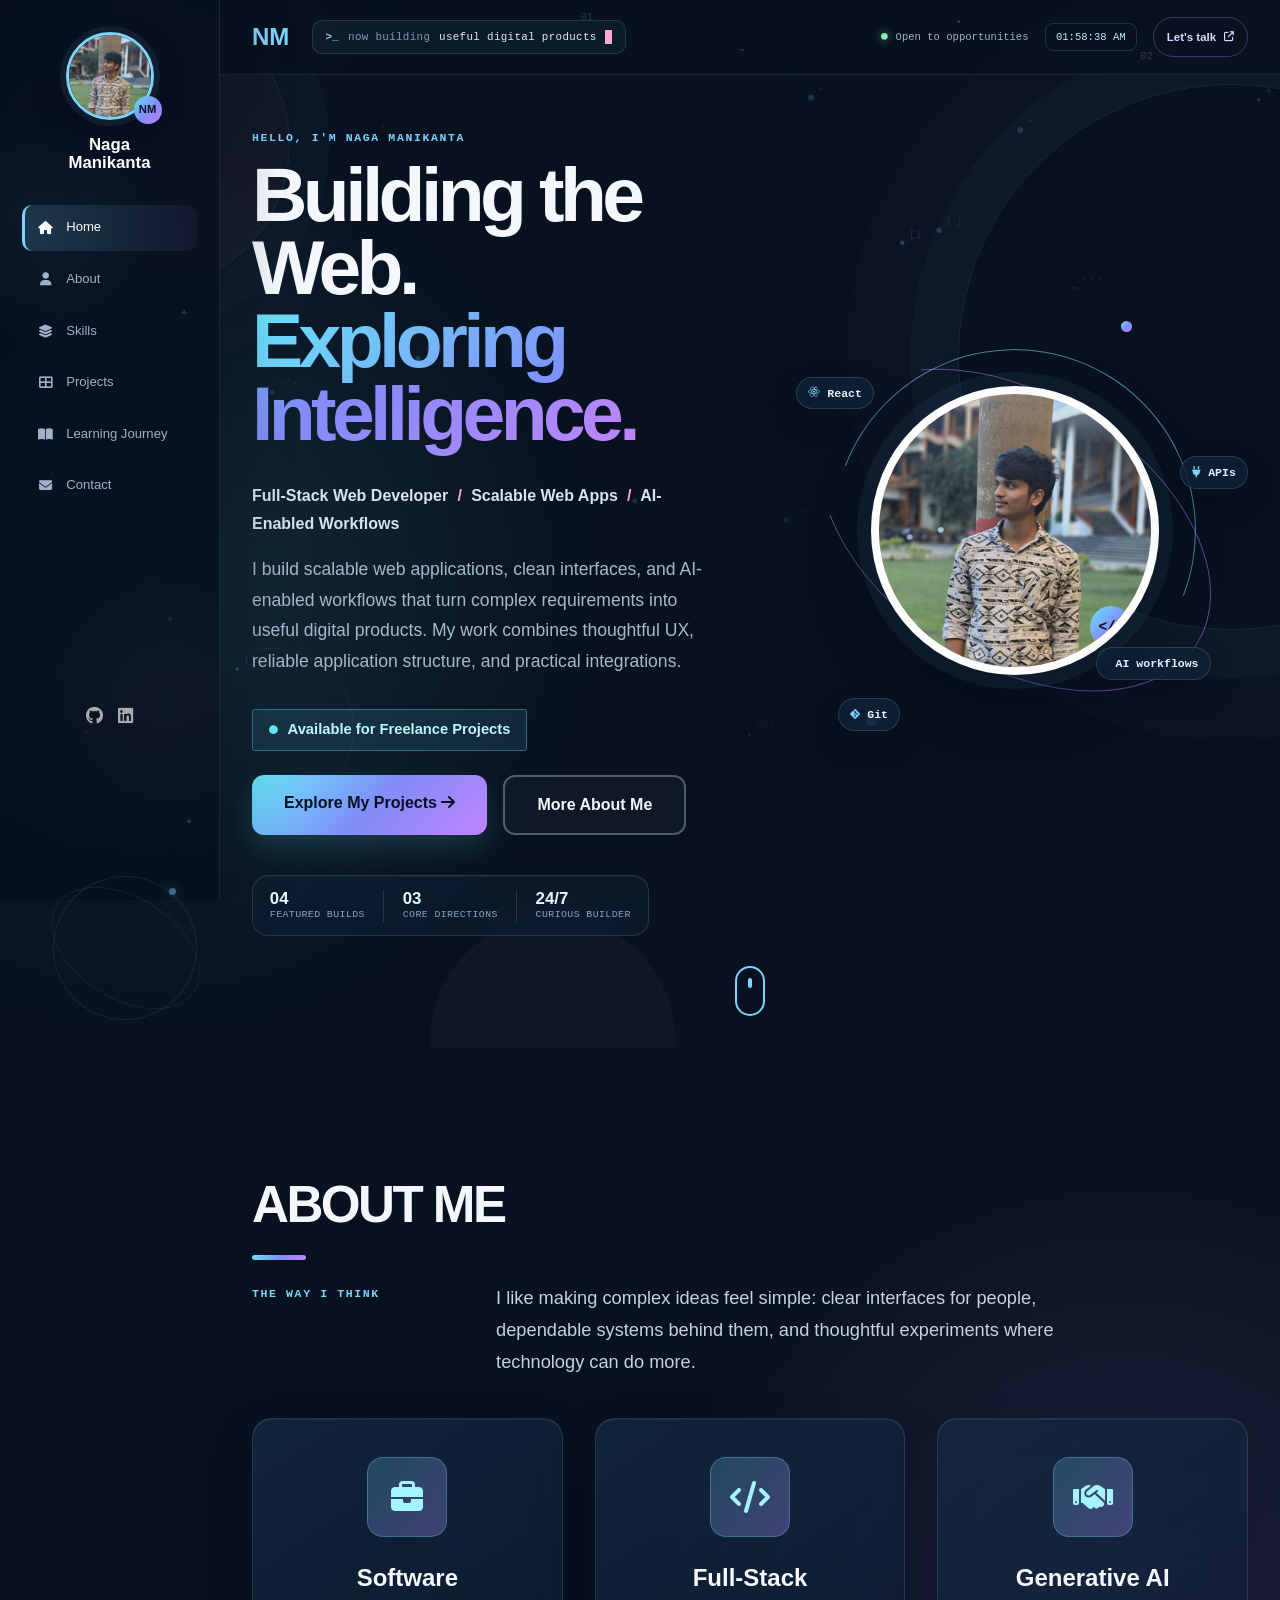
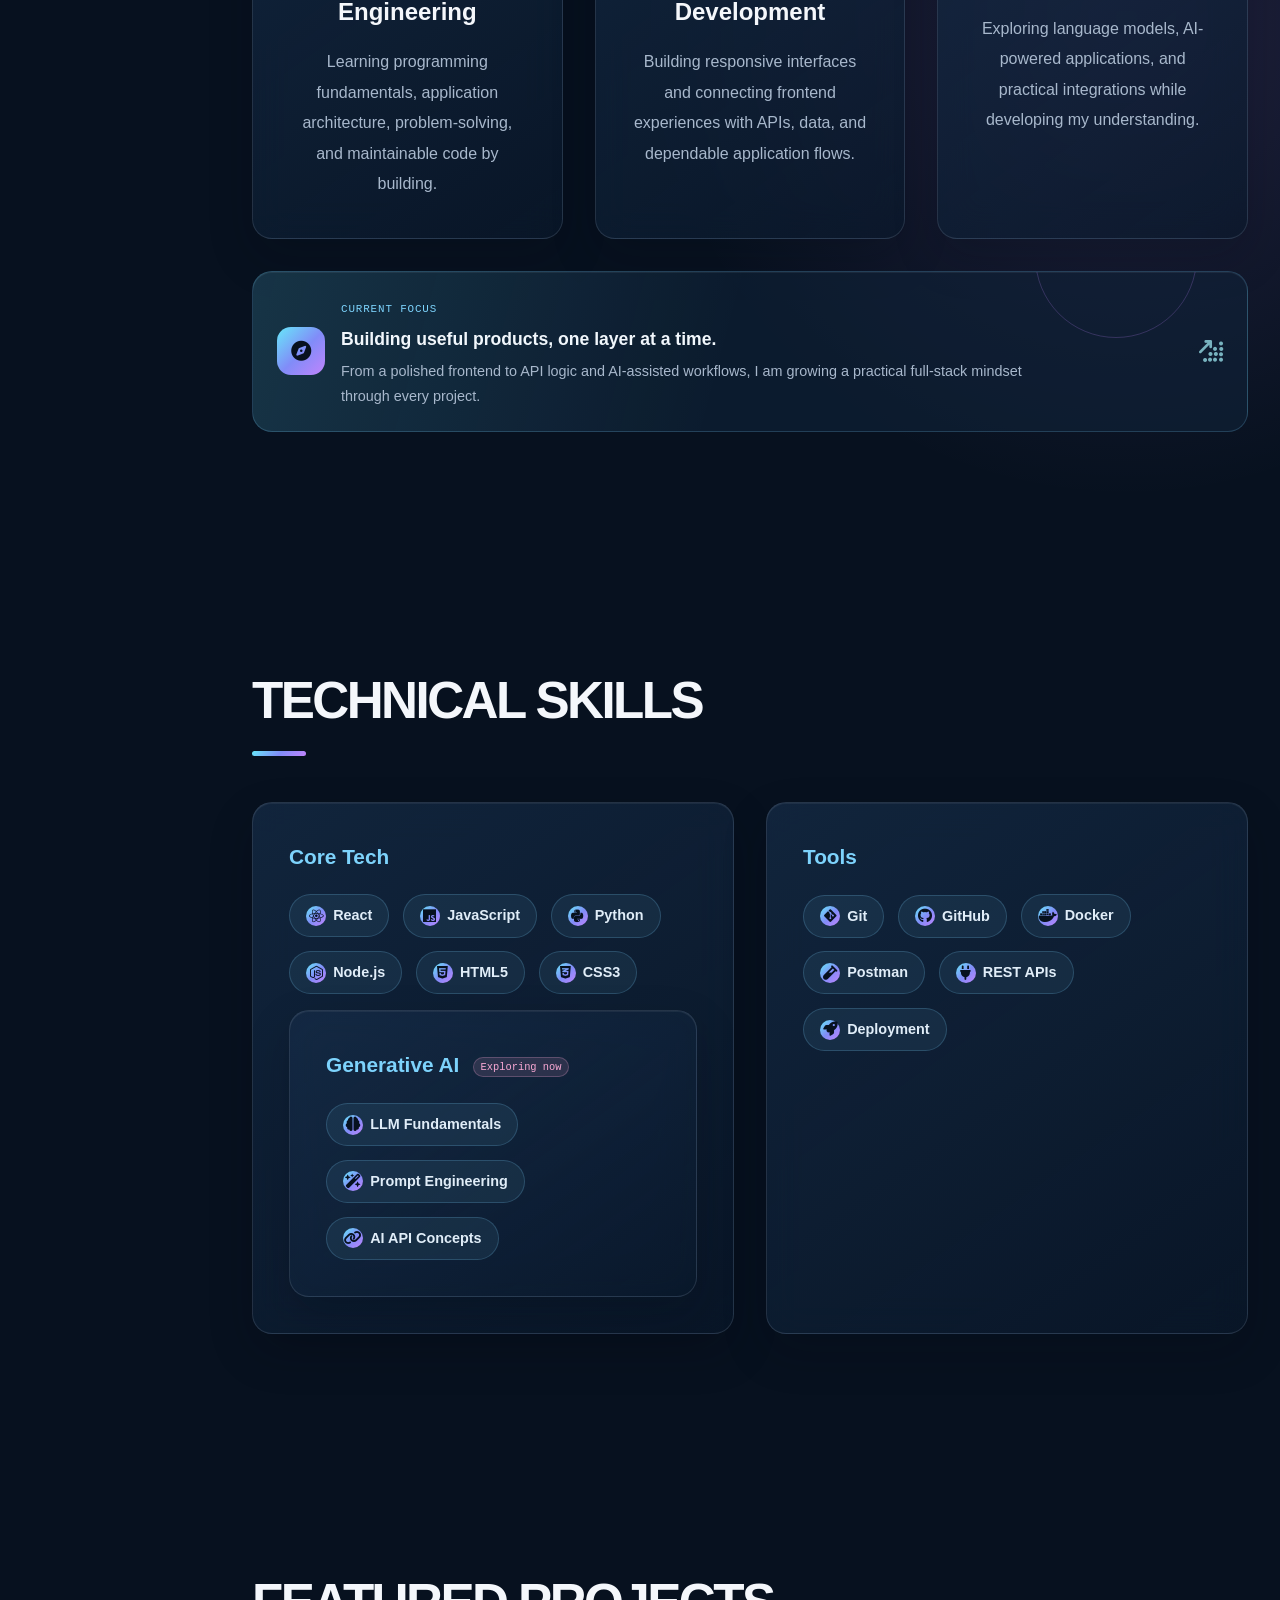
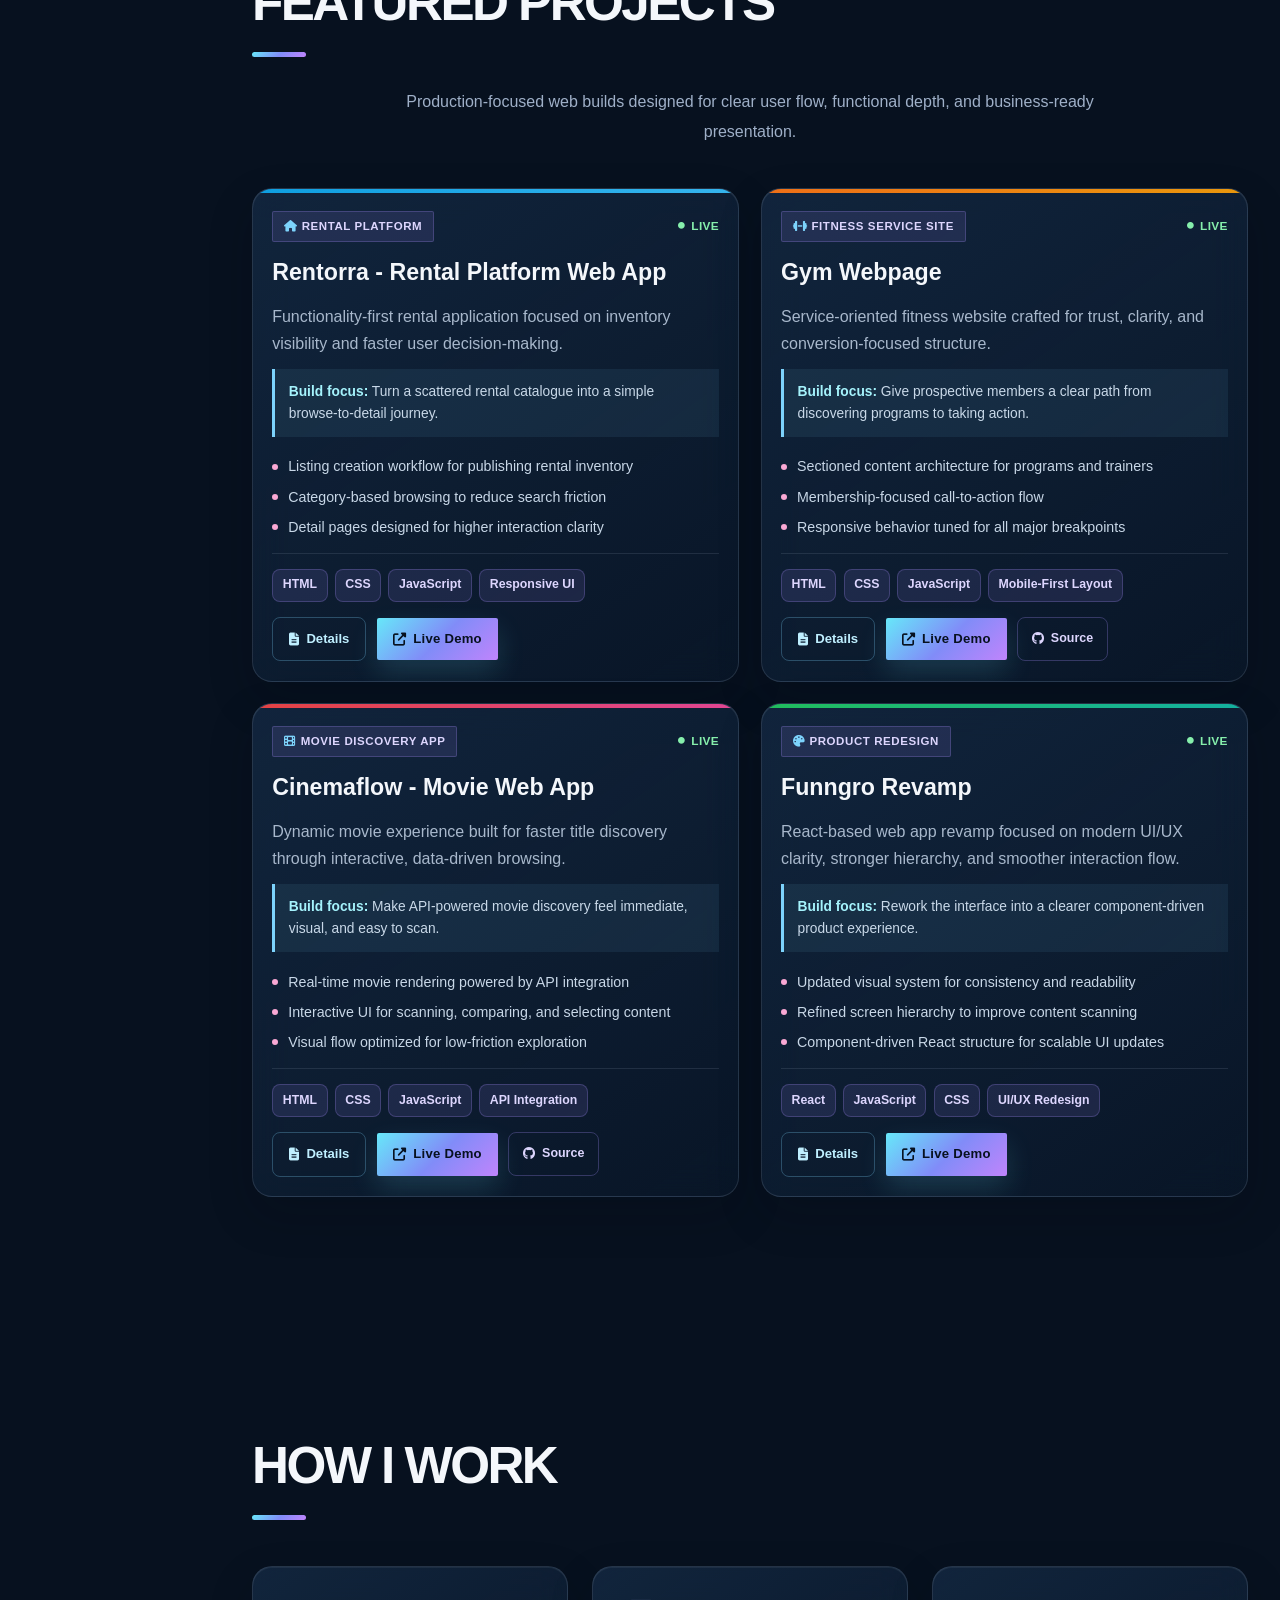
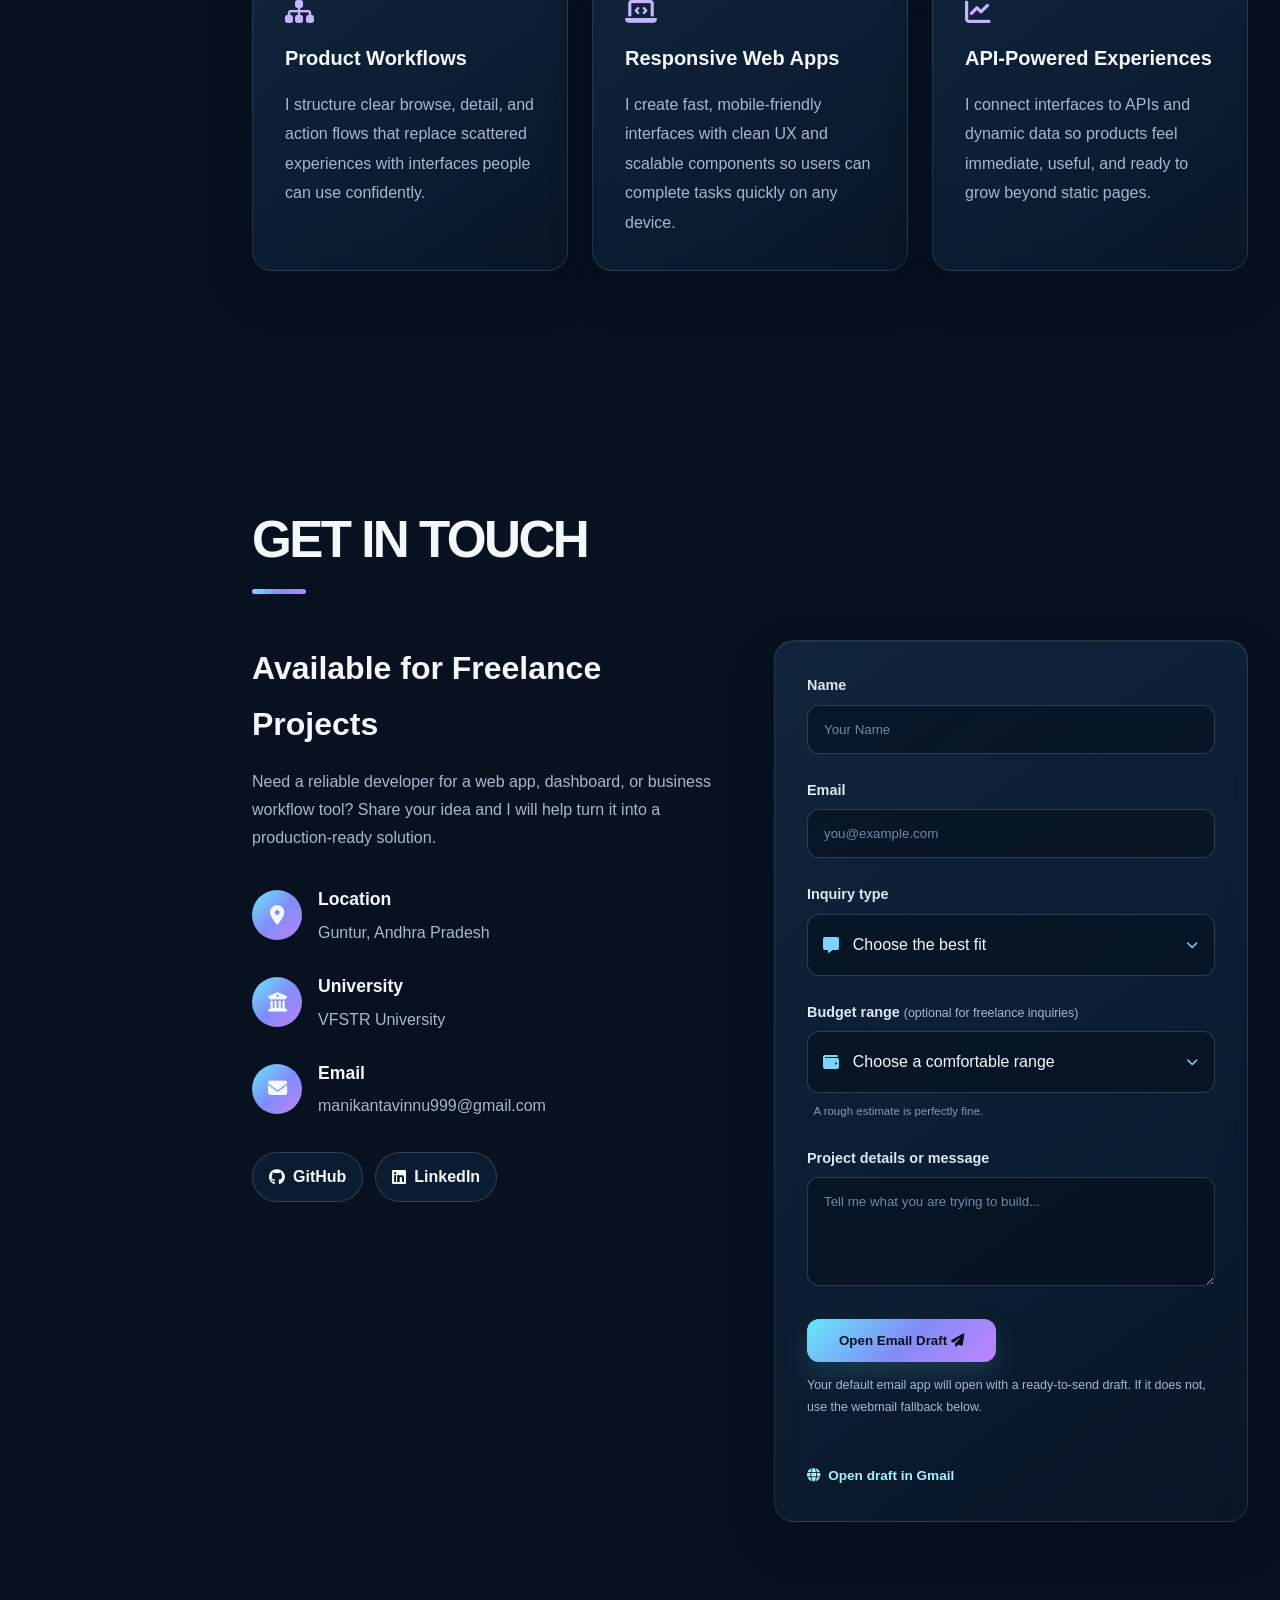
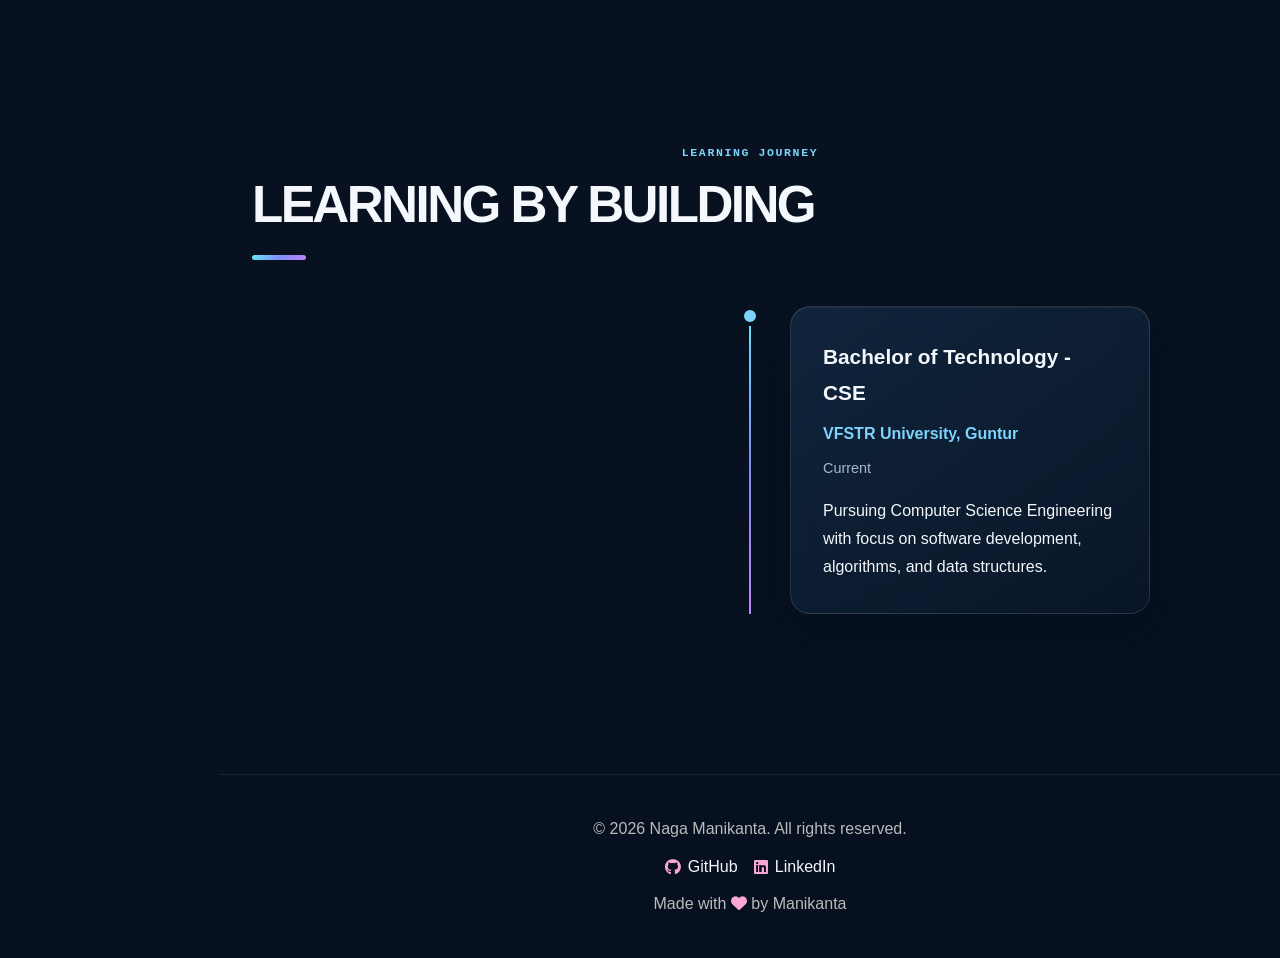
<file: index.html>
<!DOCTYPE html>
<html lang="en">
<head>
    <meta charset="UTF-8">
    <meta name="viewport" content="width=device-width, initial-scale=1.0">
    <title>Naga Manikanta - Portfolio</title>
    <meta name="description" content="Naga Manikanta builds responsive web applications and practical digital experiences with JavaScript, React, Python, and Node.js.">
    <meta name="theme-color" content="#07111F">
    <link rel="canonical" href="https://manikaanta999.github.io/portfolio/">
    <link rel="stylesheet" href="style.css">
    <link rel="stylesheet" href="https://cdnjs.cloudflare.com/ajax/libs/font-awesome/6.4.0/css/all.min.css">
</head>
<body class="editorial-portfolio">
    <aside class="sidebar" aria-label="Primary navigation">
        <a class="sidebar-profile" href="#home">
            <img src="img prfl.jpg" alt="Naga Manikanta">
            <span>NM</span>
        </a>
        <p class="sidebar-name">Naga<br>Manikanta</p>
        <nav class="sidebar-nav">
            <a href="#home" class="sidebar-link active"><i class="fas fa-house"></i><span>Home</span></a>
            <a href="#about" class="sidebar-link"><i class="fas fa-user"></i><span>About</span></a>
            <a href="#skills" class="sidebar-link"><i class="fas fa-layer-group"></i><span>Skills</span></a>
            <a href="#projects" class="sidebar-link"><i class="fas fa-table-cells-large"></i><span>Projects</span></a>
            <a href="#learning-journey" class="sidebar-link"><i class="fas fa-book-open"></i><span>Learning Journey</span></a>
            <a href="#contact" class="sidebar-link"><i class="fas fa-envelope"></i><span>Contact</span></a>
        </nav>
        <div class="sidebar-socials">
            <a href="https://github.com/Manikaanta999/" target="_blank" rel="noopener noreferrer" aria-label="GitHub"><i class="fab fa-github"></i></a>
            <a href="https://www.linkedin.com/in/naga-manikanta-nallabothula-577647229/" target="_blank" rel="noopener noreferrer" aria-label="LinkedIn"><i class="fab fa-linkedin"></i></a>
        </div>
    </aside>
    <!-- Mobile Navigation -->
    <nav class="navbar">
        <div class="nav-container">
            <div class="logo">
                <span class="logo-text">NM</span>
            </div>
            <div class="nav-command" aria-label="Current portfolio status">
                <span class="command-prompt">&gt;_</span>
                <span class="command-text">now building</span>
                <span class="command-value">useful digital products</span>
                <span class="command-cursor" aria-hidden="true"></span>
            </div>
            <div class="nav-actions">
                <span class="nav-status"><i class="fas fa-circle"></i> Open to opportunities</span>
                <time class="nav-clock" id="liveClock" datetime="" aria-label="Current local time">--:--:--</time>
                <a href="#contact" class="nav-contact">Let's talk <i class="fas fa-arrow-up-right-from-square"></i></a>
            </div>
            <ul class="nav-menu" id="mobile-navigation">
                <li><a href="#home" class="nav-link">Home</a></li>
                <li><a href="#about" class="nav-link">About</a></li>
                <li><a href="#skills" class="nav-link">Skills</a></li>
                <li><a href="#projects" class="nav-link">Projects</a></li>
                <li><a href="#services" class="nav-link">Services</a></li>
                <li><a href="#contact" class="nav-link">Contact</a></li>
                <li><a href="#learning-journey" class="nav-link">Learning Journey</a></li>
            </ul>
            <button class="hamburger" type="button" aria-label="Toggle navigation" aria-controls="mobile-navigation" aria-expanded="false">
                <span></span>
                <span></span>
                <span></span>
            </button>
        </div>
    </nav>

    <!-- Hero Section -->
    <section id="home" class="hero">
        <div class="hero-container">
            <div class="hero-content">
                <div class="hero-title-wrapper">
                    <img src="img prfl.jpg" alt="Naga Manikanta" class="profile-img-small">
                    <span class="hero-eyebrow">HELLO, I'M NAGA MANIKANTA</span>
                    <h1 class="hero-title" data-text="Building the Web. Exploring Intelligence.">
                        Building the Web.<br><span class="gradient-text">Exploring Intelligence.</span>
                    </h1>
                </div>
                <p class="hero-subtitle">Full-Stack Web Developer <span>/</span> Scalable Web Apps <span>/</span> AI-Enabled Workflows</p>
                <p class="hero-description">
                    I build scalable web applications, clean interfaces, and AI-enabled workflows that turn complex requirements into useful digital products. My work combines thoughtful UX, reliable application structure, and practical integrations.
                </p>
                <div class="availability-pill">
                    <i class="fas fa-circle"></i>
                    <span>Available for Freelance Projects</span>
                </div>
                <div class="hero-buttons">
                    <a href="#projects" class="btn btn-primary">Explore My Projects <i class="fas fa-arrow-right"></i></a>
                    <a href="#about" class="btn btn-secondary">More About Me</a>
                </div>
                <div class="hero-proof" aria-label="Portfolio highlights">
                    <div class="proof-item">
                        <strong>04</strong>
                        <span>Featured builds</span>
                    </div>
                    <div class="proof-divider"></div>
                    <div class="proof-item">
                        <strong>03</strong>
                        <span>Core directions</span>
                    </div>
                    <div class="proof-divider"></div>
                    <div class="proof-item">
                        <strong>24/7</strong>
                        <span>Curious builder</span>
                    </div>
                </div>
            </div>
            <div class="hero-visual">
                <div class="hero-orbit" aria-label="Full-stack development and generative AI">
                    <div class="orbit-ring orbit-ring-main"></div>
                    <div class="orbit-ring orbit-ring-offset"></div>
                    <div class="hero-portrait">
                        <img src="img prfl.jpg" alt="Naga Manikanta working on digital products">
                        <span class="portrait-mark">&lt;/&gt;</span>
                    </div>
                    <span class="hero-chip chip-react"><i class="fab fa-react"></i> React</span>
                    <span class="hero-chip chip-api"><i class="fas fa-plug"></i> APIs</span>
                    <span class="hero-chip chip-ai"><i class="fas fa-sparkles"></i> AI workflows</span>
                    <span class="hero-chip chip-git"><i class="fab fa-git-alt"></i> Git</span>
                    <span class="orbit-dot orbit-dot-top"></span>
                    <span class="orbit-dot orbit-dot-bottom"></span>
                </div>
            </div>
        </div>
        <div class="scroll-indicator">
            <div class="mouse">
                <div class="wheel"></div>
            </div>
        </div>
    </section>

    <!-- About Section -->
    <section id="about" class="about">
        <div class="container">
            <h2 class="section-title">About Me</h2>
            <div class="about-intro">
                <span class="section-kicker">The way I think</span>
                <p>I like making complex ideas feel simple: clear interfaces for people, dependable systems behind them, and thoughtful experiments where technology can do more.</p>
            </div>
            <div class="about-content">
                <div class="about-card">
                    <div class="card-icon">
                        <i class="fas fa-briefcase"></i>
                    </div>
                    <h3>Software Engineering</h3>
                    <p>Learning programming fundamentals, application architecture, problem-solving, and maintainable code by building.</p>
                </div>
                <div class="about-card">
                    <div class="card-icon">
                        <i class="fas fa-code"></i>
                    </div>
                    <h3>Full-Stack Development</h3>
                    <p>Building responsive interfaces and connecting frontend experiences with APIs, data, and dependable application flows.</p>
                </div>
                <div class="about-card">
                    <div class="card-icon">
                        <i class="fas fa-handshake"></i>
                    </div>
                    <h3>Generative AI</h3>
                    <p>Exploring language models, AI-powered applications, and practical integrations while developing my understanding.</p>
                </div>
            </div>
            <div class="about-focus">
                <div class="focus-icon"><i class="fas fa-compass"></i></div>
                <div>
                    <span class="focus-label">Current focus</span>
                    <h3>Building useful products, one layer at a time.</h3>
                    <p>From a polished frontend to API logic and AI-assisted workflows, I am growing a practical full-stack mindset through every project.</p>
                </div>
                <i class="fas fa-arrow-up-right-dots focus-arrow" aria-hidden="true"></i>
            </div>
        </div>
    </section>

    <!-- Skills Section -->
    <section id="skills" class="skills">
        <div class="container">
            <h2 class="section-title">Technical Skills</h2>
            <div class="skills-grid">
                <div class="skill-category">
                    <h3 class="category-title">Core Tech</h3>
                    <div class="tech-tags skill-stack">
                        <span class="tech-tag"><i class="fab fa-react"></i> React</span>
                        <span class="tech-tag"><i class="fab fa-js"></i> JavaScript</span>
                        <span class="tech-tag"><i class="fab fa-python"></i> Python</span>
                        <span class="tech-tag"><i class="fab fa-node-js"></i> Node.js</span>
                        <span class="tech-tag"><i class="fab fa-html5"></i> HTML5</span>
                        <span class="tech-tag"><i class="fab fa-css3-alt"></i> CSS3</span>
                    </div>
                    <div class="skill-category skill-learning">
                        <h3 class="category-title">Generative AI <span class="learning-label">Exploring now</span></h3>
                        <div class="tech-tags skill-stack">
                            <span class="tech-tag"><i class="fas fa-brain"></i> LLM Fundamentals</span>
                            <span class="tech-tag"><i class="fas fa-wand-magic-sparkles"></i> Prompt Engineering</span>
                            <span class="tech-tag"><i class="fas fa-link"></i> AI API Concepts</span>
                        </div>
                    </div>
                </div>

                <div class="skill-category">
                    <h3 class="category-title">Tools</h3>
                    <div class="tech-tags skill-stack">
                        <span class="tech-tag"><i class="fab fa-git-alt"></i> Git</span>
                        <span class="tech-tag"><i class="fab fa-github"></i> GitHub</span>
                        <span class="tech-tag"><i class="fab fa-docker"></i> Docker</span>
                        <span class="tech-tag"><i class="fas fa-vial"></i> Postman</span>
                        <span class="tech-tag"><i class="fas fa-plug"></i> REST APIs</span>
                        <span class="tech-tag"><i class="fas fa-rocket"></i> Deployment</span>
                    </div>
                </div>
            </div>
        </div>
    </section>

    <!-- Projects Section -->
    <section id="projects" class="projects">
        <div class="container">
            <h2 class="section-title">Featured Projects</h2>
            <p class="projects-intro">Production-focused web builds designed for clear user flow, functional depth, and business-ready presentation.</p>
            <div class="projects-grid">
                <article class="project-card project-rentorra" data-details-url="cinemaflow-project.html?project=rentorra" tabindex="0" role="link" aria-label="View Rentorra project details">
                    <div class="project-surface">
                        <div class="project-head">
                            <span class="project-badge"><i class="fas fa-house"></i> Rental Platform</span>
                            <span class="project-state"><i class="fas fa-circle"></i> Live</span>
                        </div>
                        <h3>Rentorra - Rental Platform Web App</h3>
                        <p class="project-summary">Functionality-first rental application focused on inventory visibility and faster user decision-making.</p>
                        <p class="project-context"><strong>Build focus:</strong> Turn a scattered rental catalogue into a simple browse-to-detail journey.</p>
                        <ul class="project-highlights">
                            <li>Listing creation workflow for publishing rental inventory</li>
                            <li>Category-based browsing to reduce search friction</li>
                            <li>Detail pages designed for higher interaction clarity</li>
                        </ul>
                        <div class="project-footer">
                            <div class="project-tech" aria-label="Tech stack for Rentorra">
                                <span>HTML</span>
                                <span>CSS</span>
                                <span>JavaScript</span>
                                <span>Responsive UI</span>
                            </div>
                            <div class="project-actions">
                                <a href="cinemaflow-project.html?project=rentorra" class="project-details-link">
                                    <i class="fas fa-file-lines"></i> Details
                                </a>
                                <a href="https://rentorraa.netlify.app/" target="_blank" rel="noopener noreferrer" class="project-link">
                                    <i class="fas fa-external-link-alt"></i> Live Demo
                                </a>
                            </div>
                        </div>
                    </div>
                </article>

                <article class="project-card project-gym" data-details-url="cinemaflow-project.html?project=gym" tabindex="0" role="link" aria-label="View Gym Webpage project details">
                    <div class="project-surface">
                        <div class="project-head">
                            <span class="project-badge"><i class="fas fa-dumbbell"></i> Fitness Service Site</span>
                            <span class="project-state"><i class="fas fa-circle"></i> Live</span>
                        </div>
                        <h3>Gym Webpage</h3>
                        <p class="project-summary">Service-oriented fitness website crafted for trust, clarity, and conversion-focused structure.</p>
                        <p class="project-context"><strong>Build focus:</strong> Give prospective members a clear path from discovering programs to taking action.</p>
                        <ul class="project-highlights">
                            <li>Sectioned content architecture for programs and trainers</li>
                            <li>Membership-focused call-to-action flow</li>
                            <li>Responsive behavior tuned for all major breakpoints</li>
                        </ul>
                        <div class="project-footer">
                            <div class="project-tech" aria-label="Tech stack for Gym Webpage">
                                <span>HTML</span>
                                <span>CSS</span>
                                <span>JavaScript</span>
                                <span>Mobile-First Layout</span>
                            </div>
                            <div class="project-actions">
                                <a href="cinemaflow-project.html?project=gym" class="project-details-link">
                                    <i class="fas fa-file-lines"></i> Details
                                </a>
                                <a href="https://gymwebpage1.netlify.app/" target="_blank" rel="noopener noreferrer" class="project-link">
                                    <i class="fas fa-external-link-alt"></i> Live Demo
                                </a>
                                <a href="https://github.com/Manikaanta999/landing-page-fitness" target="_blank" rel="noopener noreferrer" class="project-source-link">
                                    <i class="fab fa-github"></i> Source
                                </a>
                            </div>
                        </div>
                    </div>
                </article>

                <article class="project-card project-cinemaflow" data-details-url="cinemaflow-project.html?project=cinemaflow" tabindex="0" role="link" aria-label="View Cinemaflow project details">
                    <div class="project-surface">
                        <div class="project-head">
                            <span class="project-badge"><i class="fas fa-film"></i> Movie Discovery App</span>
                            <span class="project-state"><i class="fas fa-circle"></i> Live</span>
                        </div>
                        <h3>Cinemaflow - Movie Web App</h3>
                        <p class="project-summary">Dynamic movie experience built for faster title discovery through interactive, data-driven browsing.</p>
                        <p class="project-context"><strong>Build focus:</strong> Make API-powered movie discovery feel immediate, visual, and easy to scan.</p>
                        <ul class="project-highlights">
                            <li>Real-time movie rendering powered by API integration</li>
                            <li>Interactive UI for scanning, comparing, and selecting content</li>
                            <li>Visual flow optimized for low-friction exploration</li>
                        </ul>
                        <div class="project-footer">
                            <div class="project-tech" aria-label="Tech stack for Cinemaflow">
                                <span>HTML</span>
                                <span>CSS</span>
                                <span>JavaScript</span>
                                <span>API Integration</span>
                            </div>
                            <div class="project-actions">
                                <a href="cinemaflow-project.html?project=cinemaflow" class="project-details-link">
                                    <i class="fas fa-file-lines"></i> Details
                                </a>
                                <a href="https://cinemaflow.onrender.com/" target="_blank" rel="noopener noreferrer" class="project-link">
                                    <i class="fas fa-external-link-alt"></i> Live Demo
                                </a>
                                <a href="https://github.com/Manikaanta999/FP" target="_blank" rel="noopener noreferrer" class="project-source-link">
                                    <i class="fab fa-github"></i> Source
                                </a>
                            </div>
                        </div>
                    </div>
                </article>

                <article class="project-card project-funngro" data-details-url="cinemaflow-project.html?project=funngro" tabindex="0" role="link" aria-label="View Funngro Revamp project details">
                    <div class="project-surface">
                        <div class="project-head">
                            <span class="project-badge"><i class="fas fa-palette"></i> Product Redesign</span>
                            <span class="project-state"><i class="fas fa-circle"></i> Live</span>
                        </div>
                        <h3>Funngro Revamp</h3>
                        <p class="project-summary">React-based web app revamp focused on modern UI/UX clarity, stronger hierarchy, and smoother interaction flow.</p>
                        <p class="project-context"><strong>Build focus:</strong> Rework the interface into a clearer component-driven product experience.</p>
                        <ul class="project-highlights">
                            <li>Updated visual system for consistency and readability</li>
                            <li>Refined screen hierarchy to improve content scanning</li>
                            <li>Component-driven React structure for scalable UI updates</li>
                        </ul>
                        <div class="project-footer">
                            <div class="project-tech" aria-label="Tech stack for Funngro Revamp">
                                <span>React</span>
                                <span>JavaScript</span>
                                <span>CSS</span>
                                <span>UI/UX Redesign</span>
                            </div>
                            <div class="project-actions">
                                <a href="cinemaflow-project.html?project=funngro" class="project-details-link">
                                    <i class="fas fa-file-lines"></i> Details
                                </a>
                                <a href="https://funngrowrevamp.netlify.app/" target="_blank" rel="noopener noreferrer" class="project-link">
                                    <i class="fas fa-external-link-alt"></i> Live Demo
                                </a>
                            </div>
                        </div>
                    </div>
                </article>
            </div>
        </div>
    </section>

    <!-- Services Section -->
    <section id="services" class="services">
        <div class="container">
            <h2 class="section-title">How I Work</h2>
            <div class="services-grid">
                <div class="service-card">
                    <i class="fas fa-sitemap"></i>
                    <h3>Product Workflows</h3>
                    <p>I structure clear browse, detail, and action flows that replace scattered experiences with interfaces people can use confidently.</p>
                </div>
                <div class="service-card">
                    <i class="fas fa-laptop-code"></i>
                    <h3>Responsive Web Apps</h3>
                    <p>I create fast, mobile-friendly interfaces with clean UX and scalable components so users can complete tasks quickly on any device.</p>
                </div>
                <div class="service-card">
                    <i class="fas fa-chart-line"></i>
                    <h3>API-Powered Experiences</h3>
                    <p>I connect interfaces to APIs and dynamic data so products feel immediate, useful, and ready to grow beyond static pages.</p>
                </div>
            </div>
        </div>
    </section>

    <!-- Contact Section -->
    <section id="contact" class="contact">
        <div class="container">
            <h2 class="section-title">Get In Touch</h2>
            <div class="contact-content">
                <div class="contact-info">
                    <h3>Available for Freelance Projects</h3>
                    <p>Need a reliable developer for a web app, dashboard, or business workflow tool? Share your idea and I will help turn it into a production-ready solution.</p>
                    <div class="contact-items">
                        <div class="contact-item">
                            <i class="fas fa-map-marker-alt"></i>
                            <div>
                                <h4>Location</h4>
                                <p>Guntur, Andhra Pradesh</p>
                            </div>
                        </div>
                        <div class="contact-item">
                            <i class="fas fa-university"></i>
                            <div>
                                <h4>University</h4>
                                <p>VFSTR University</p>
                            </div>
                        </div>
                        <div class="contact-item">
                            <i class="fas fa-envelope"></i>
                            <div>
                                <h4>Email</h4>
                                <p>manikantavinnu999@gmail.com</p>
                            </div>
                        </div>
                    </div>
                    <div class="social-links">
                        <a href="https://github.com/Manikaanta999/" target="_blank" rel="noopener noreferrer" class="social-link" aria-label="GitHub profile">
                            <i class="fab fa-github"></i><span>GitHub</span>
                        </a>
                        <a href="https://www.linkedin.com/in/naga-manikanta-nallabothula-577647229/" target="_blank" rel="noopener noreferrer" class="social-link" aria-label="LinkedIn profile">
                            <i class="fab fa-linkedin"></i><span>LinkedIn</span>
                        </a>
                    </div>
                </div>
                <div class="contact-form">
                    <form id="contactForm" action="mailto:manikantavinnu999@gmail.com" method="post" enctype="text/plain">
                        <div class="form-group">
                            <label for="name">Name</label>
                            <input id="name" name="name" type="text" autocomplete="name" placeholder="Your Name" required>
                        </div>
                        <div class="form-group">
                            <label for="email">Email</label>
                            <input id="email" name="email" type="email" autocomplete="email" placeholder="you@example.com" required>
                        </div>
                        <div class="form-group">
                            <label for="inquiry">Inquiry type</label>
                            <div class="custom-select-wrap" data-select-name="inquiry">
                                <i class="fas fa-message" aria-hidden="true"></i>
                                <button class="custom-select-trigger" type="button" aria-haspopup="listbox" aria-expanded="false">
                                    <span>Choose the best fit</span>
                                    <i class="fas fa-chevron-down" aria-hidden="true"></i>
                                </button>
                                <div class="custom-select-menu" role="listbox" aria-label="Inquiry type">
                                    <button type="button" role="option" data-value="">Choose the best fit</button>
                                    <button type="button" role="option" data-value="Freelance Project"><i class="fas fa-briefcase"></i><span><strong>Freelance Project</strong><small>Build or improve a digital product</small></span></button>
                                    <button type="button" role="option" data-value="Collaboration / Study"><i class="fas fa-people-group"></i><span><strong>Collaboration / Study</strong><small>Learn, collaborate, or explore an idea</small></span></button>
                                    <button type="button" role="option" data-value="Open Source"><i class="fab fa-github"></i><span><strong>Open Source</strong><small>Work together on a public project</small></span></button>
                                    <button type="button" role="option" data-value="Other"><i class="fas fa-ellipsis"></i><span><strong>Other</strong><small>Something that does not fit above</small></span></button>
                                </div>
                                <select id="inquiry" name="inquiry" class="custom-select-value" required tabindex="-1" aria-hidden="true">
                                    <option value="">Choose one</option>
                                    <option>Freelance Project</option>
                                    <option>Collaboration / Study</option>
                                    <option>Open Source</option>
                                    <option>Other</option>
                                </select>
                            </div>
                        </div>
                        <div class="form-group">
                            <label for="budget">Budget range <span>(optional for freelance inquiries)</span></label>
                            <div class="budget-select-wrap">
                                <i class="fas fa-wallet" aria-hidden="true"></i>
                                <button class="budget-trigger" type="button" aria-haspopup="listbox" aria-expanded="false">
                                    <span>Choose a comfortable range</span>
                                    <i class="fas fa-chevron-down" aria-hidden="true"></i>
                                </button>
                                <div class="budget-menu" role="listbox" aria-label="Budget range">
                                    <button type="button" role="option" data-value="">Choose a comfortable range</button>
                                    <button type="button" role="option" data-value="Under ₹25,000">Under ₹25,000</button>
                                    <button type="button" role="option" data-value="₹25,000 - ₹50,000">₹25,000 - ₹50,000</button>
                                    <button type="button" role="option" data-value="₹50,000 - ₹1,00,000">₹50,000 - ₹1,00,000</button>
                                    <button type="button" role="option" data-value="₹1,00,000+">₹1,00,000+</button>
                                    <button type="button" role="option" data-value="Still exploring - let's discuss">Still exploring - let's discuss</button>
                                </div>
                                <select id="budget" name="budget" class="budget-value" tabindex="-1" aria-hidden="true">
                                    <option value="">Choose a comfortable range</option>
                                    <option>Under ₹25,000</option>
                                    <option>₹25,000 - ₹50,000</option>
                                    <option>₹50,000 - ₹1,00,000</option>
                                    <option>₹1,00,000+</option>
                                    <option>Still exploring - let's discuss</option>
                                </select>
                            </div>
                            <p class="budget-hint"><i class="fas fa-sparkles"></i> A rough estimate is perfectly fine.</p>
                        </div>
                        <div class="form-group">
                            <label for="message">Project details or message</label>
                            <textarea id="message" name="message" placeholder="Tell me what you are trying to build..." rows="5" required></textarea>
                        </div>
                        <button type="submit" class="btn btn-primary">Open Email Draft <i class="fas fa-paper-plane"></i></button>
                        <p class="form-note">Your default email app will open with a ready-to-send draft. If it does not, use the webmail fallback below.</p>
                        <p id="formStatus" class="form-status" aria-live="polite"></p>
                        <a id="webmailFallback" class="webmail-fallback" target="_blank" rel="noopener noreferrer" hidden>
                            <i class="fas fa-globe"></i> Open draft in Gmail
                        </a>
                    </form>
                </div>
            </div>
        </div>
    </section>

    <!-- Education Section -->
    <section id="learning-journey" class="education">
        <div class="container">
            <div class="section-kicker">Learning journey</div>
            <h2 class="section-title">Learning by building</h2>
            <div class="timeline">
                <div class="timeline-item">
                    <div class="timeline-dot"></div>
                    <div class="timeline-content">
                        <div class="timeline-card">
                            <h3>Bachelor of Technology - CSE</h3>
                            <h4>VFSTR University, Guntur</h4>
                            <p class="timeline-date">Current</p>
                            <p>Pursuing Computer Science Engineering with focus on software development, algorithms, and data structures.</p>
                        </div>
                    </div>
                </div>
            </div>
        </div>
    </section>

    <!-- Footer -->
    <footer class="footer">
        <div class="container">
            <p>&copy; <span id="copyrightYear"></span> Naga Manikanta. All rights reserved.</p>
            <div class="footer-links">
                <a href="https://github.com/Manikaanta999/" target="_blank" rel="noopener noreferrer" aria-label="GitHub profile">
                    <i class="fab fa-github"></i><span>GitHub</span>
                </a>
                <a href="https://www.linkedin.com/in/naga-manikanta-nallabothula-577647229/" target="_blank" rel="noopener noreferrer" aria-label="LinkedIn profile">
                    <i class="fab fa-linkedin"></i><span>LinkedIn</span>
                </a>
            </div>
            <p>Made with <i class="fas fa-heart"></i> by Manikanta</p>
        </div>
    </footer>

    <!-- Floating Particles Background -->
    <div class="particles" id="particles"></div>

    <script src="script.js"></script>
    <script src="ambient.js"></script>
</body>
</html>
</file>
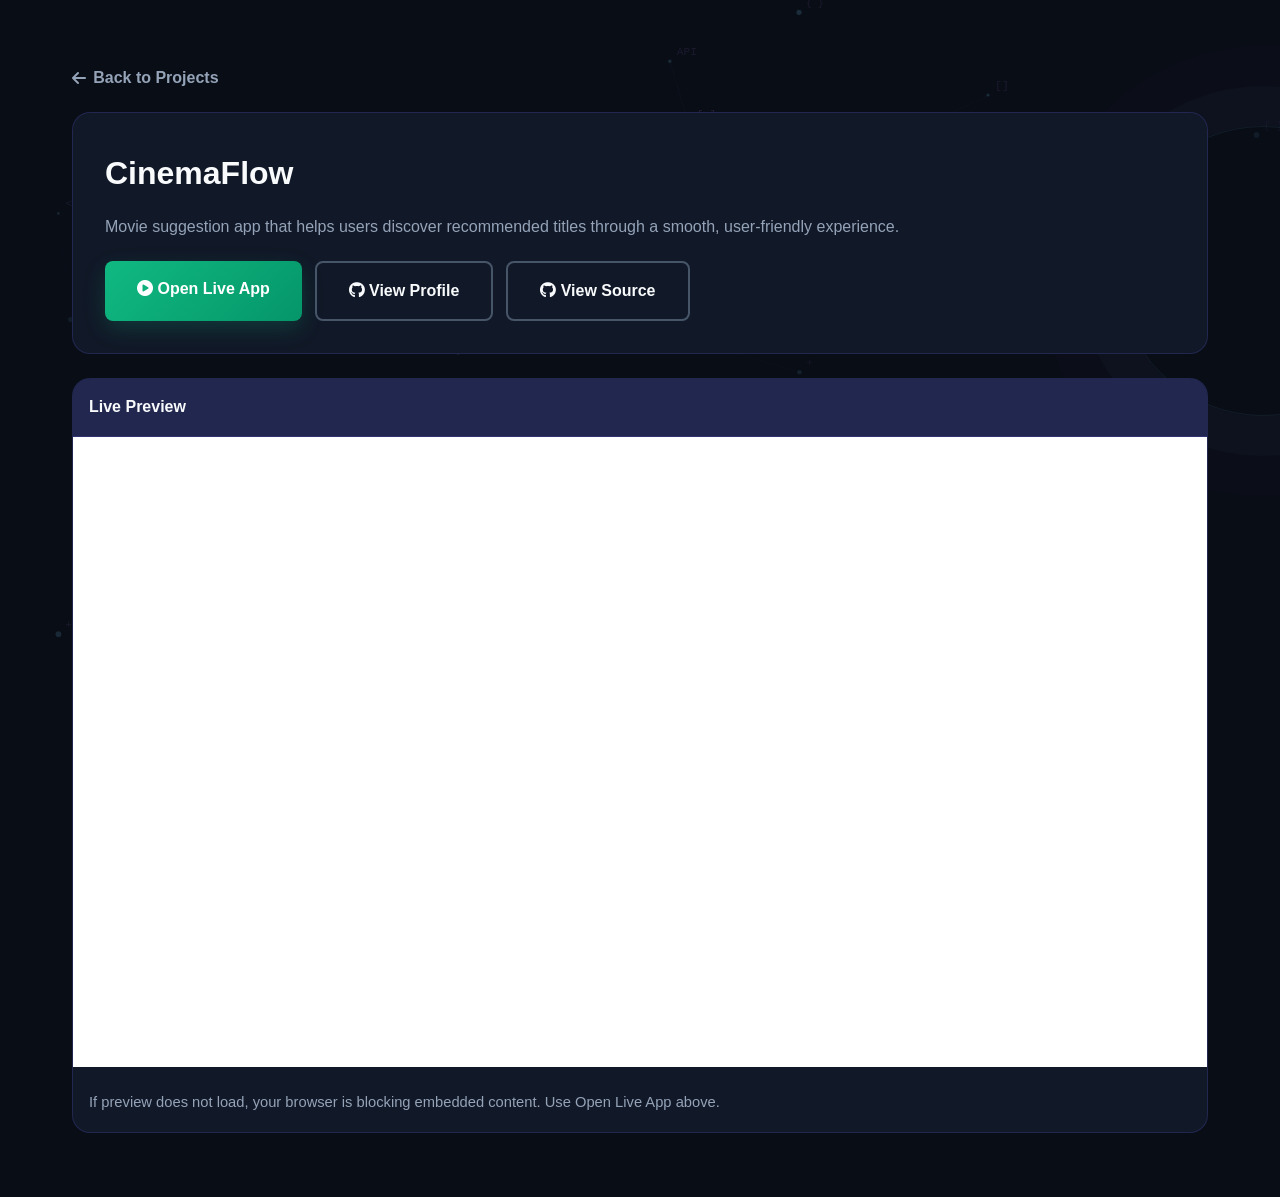
<file: cinemaflow-project.html>
<!DOCTYPE html>
<html lang="en">
<head>
    <meta charset="UTF-8">
    <meta name="viewport" content="width=device-width, initial-scale=1.0">
    <title>Project Showcase - Naga Manikanta</title>
    <link rel="stylesheet" href="style.css">
    <link rel="stylesheet" href="https://cdnjs.cloudflare.com/ajax/libs/font-awesome/6.4.0/css/all.min.css">
</head>
<body class="project-page-body">
    <section class="project-page">
        <div class="container">
            <a href="index.html#projects" class="back-link"><i class="fas fa-arrow-left"></i> Back to Projects</a>
            <div class="project-page-header">
                <h1 id="projectTitle">CinemaFlow</h1>
                <p id="projectDescription">Movie suggestion app that helps users discover recommended titles through a smooth, user-friendly experience.</p>
                <div class="project-page-actions">
                    <a id="projectLiveLink" href="https://cinemaflow.onrender.com/" target="_blank" rel="noopener noreferrer" class="btn btn-primary">
                        <i class="fas fa-play-circle"></i> Open Live App
                    </a>
                    <a href="https://github.com/Manikaanta999/" target="_blank" rel="noopener noreferrer" class="btn btn-secondary">
                        <i class="fab fa-github"></i> View Profile
                    </a>
                    <a id="projectSourceLink" href="#" target="_blank" rel="noopener noreferrer" class="btn btn-secondary">
                        <i class="fab fa-github"></i> View Source
                    </a>
                </div>
            </div>
            <div class="live-preview-card">
                <div class="preview-title">Live Preview</div>
                <iframe
                    class="live-preview-frame"
                    id="projectPreview"
                    src="https://cinemaflow.onrender.com/"
                    title="CinemaFlow Live Demo"
                    loading="lazy">
                </iframe>
                <p class="preview-note">If preview does not load, your browser is blocking embedded content. Use Open Live App above.</p>
            </div>
        </div>
    </section>
    <script>
        const projects = {
            rentorra: {
                title: 'Rentorra - Rental Platform Web App',
                description: 'Functionality-first rental application focused on inventory visibility and faster user decision-making.',
                live: 'https://rentorraa.netlify.app/',
                source: ''
            },
            gym: {
                title: 'Gym Webpage',
                description: 'Service-oriented fitness website crafted for trust, clarity, and conversion-focused structure.',
                live: 'https://gymwebpage1.netlify.app/',
                source: 'https://github.com/Manikaanta999/landing-page-fitness'
            },
            cinemaflow: {
                title: 'CinemaFlow',
                description: 'Movie suggestion app that helps users discover recommended titles through a smooth, user-friendly experience.',
                live: 'https://cinemaflow.onrender.com/',
                source: 'https://github.com/Manikaanta999/FP'
            },
            funngro: {
                title: 'Funngro Revamp',
                description: 'React-based web app revamp focused on modern UI/UX clarity, stronger hierarchy, and smoother interaction flow.',
                live: 'https://funngrowrevamp.netlify.app/',
                source: ''
            }
        };
        const project = projects[new URLSearchParams(window.location.search).get('project')] || projects.cinemaflow;
        document.title = `${project.title} - Project Showcase`;
        document.querySelector('#projectTitle').textContent = project.title;
        document.querySelector('#projectDescription').textContent = project.description;
        document.querySelector('#projectLiveLink').href = project.live;
        const sourceLink = document.querySelector('#projectSourceLink');
        if (project.source) {
            sourceLink.href = project.source;
        } else {
            sourceLink.hidden = true;
        }
        document.querySelector('#projectPreview').src = project.live;
    </script>
    <script src="ambient.js"></script>
</body>
</html>
</file>
<file: style.css>
/* Reset and Base Styles */
* {
    margin: 0;
    padding: 0;
    box-sizing: border-box;
}

.project-page-body {
    position: relative;
    min-height: 100vh;
    background:
        radial-gradient(circle at 12% 18%, rgba(103, 232, 249, 0.1), transparent 25rem),
        radial-gradient(circle at 88% 78%, rgba(192, 132, 252, 0.1), transparent 24rem),
        #07111f;
}

.project-page-body .project-page {
    position: relative;
    z-index: 1;
}

:root {
    --primary-color: #6366f1;
    --secondary-color: #8b5cf6;
    --accent-color: #ec4899;
    --bg-dark: #0f172a;
    --bg-darker: #020617;
    --text-light: #f8fafc;
    --text-gray: #94a3b8;
    --card-bg: #1e293b;
    --gradient: linear-gradient(135deg, #667eea 0%, #764ba2 100%);
}

html {
    scroll-behavior: smooth;
}

body {
    font-family: 'Segoe UI', Tahoma, Geneva, Verdana, sans-serif;
    background-color: var(--bg-darker);
    color: var(--text-light);
    line-height: 1.75;
    overflow-x: hidden;
    isolation: isolate;
}

body::before,
body::after {
    content: '';
    position: fixed;
    z-index: -2;
    width: 18rem;
    height: 18rem;
    border: 1px solid rgba(125, 211, 252, 0.08);
    border-radius: 50%;
    pointer-events: none;
    animation: ambientDrift 18s ease-in-out infinite alternate;
}

body::before {
    top: 14%;
    right: -8rem;
    box-shadow:
        0 0 0 2.5rem rgba(125, 211, 252, 0.018),
        0 0 0 5rem rgba(167, 139, 250, 0.014);
}

body::after {
    bottom: 10%;
    left: 15%;
    width: 10rem;
    height: 10rem;
    border-color: rgba(192, 132, 252, 0.08);
    animation-delay: -8s;
}

@keyframes ambientDrift {
    from { transform: translate3d(-1rem, -0.5rem, 0) rotate(0deg); }
    to { transform: translate3d(1rem, 1.2rem, 0) rotate(12deg); }
}

.pointer-trail {
    position: fixed;
    inset: 0;
    z-index: 1101;
    overflow: hidden;
    pointer-events: none;
}

.trail-particle {
    position: absolute;
    display: grid;
    place-items: center;
    width: 1rem;
    height: 1rem;
    color: rgba(165, 243, 252, .8);
    font: 1rem "JetBrains Mono", monospace;
    text-shadow: 0 0 10px rgba(103, 232, 249, .8);
    animation: trailParticle .75s ease-out forwards;
}

@keyframes trailParticle {
    from { opacity: .85; transform: scale(1) translate3d(0, 0, 0); }
    to { opacity: 0; transform: scale(.25) translate3d(var(--trail-x), var(--trail-y), 0); }
}

.ambient-particles {
    position: fixed;
    inset: 0;
    z-index: -2;
    width: 100%;
    height: 100%;
    pointer-events: none;
    opacity: .72;
}

.sidebar-particles,
.header-particles {
    position: absolute;
    inset: 0;
    overflow: hidden;
    pointer-events: none;
}

.sidebar-particles {
    z-index: 0;
    opacity: .48;
    background:
        radial-gradient(circle at 20% 25%, rgba(103, 232, 249, .08), transparent 8rem),
        radial-gradient(circle at 78% 78%, rgba(192, 132, 252, .08), transparent 9rem);
}

.sidebar-orbit {
    position: absolute;
    top: 9rem;
    left: 50%;
    z-index: 0;
    width: 9rem;
    height: 9rem;
    opacity: .45;
    pointer-events: none;
    transform: translateX(-50%);
}

.sidebar-orbit-ring {
    position: absolute;
    inset: 0;
    border: 1px solid rgba(125, 211, 252, .22);
    border-radius: 50%;
    transform: rotate(-25deg);
}

.sidebar-orbit-ring-offset {
    inset: 1.3rem -.6rem;
    border-color: rgba(192, 132, 252, .22);
    transform: rotate(32deg);
}

.sidebar-orbit-dot {
    position: absolute;
    top: 8%;
    right: 15%;
    width: .45rem;
    height: .45rem;
    border-radius: 50%;
    background: #7dd3fc;
    box-shadow: 0 0 12px rgba(125, 211, 252, .75);
}

.sidebar-particles span,
.header-particles span {
    position: absolute;
    display: grid;
    place-items: center;
    color: rgba(165, 243, 252, .38);
    font: .65rem "JetBrains Mono", monospace;
    animation: zoneFloat 8s ease-in-out infinite;
    animation-delay: calc(var(--i) * -1.4s);
}

.editorial-portfolio .sidebar > :not(.sidebar-particles),
.editorial-portfolio .navbar > *:not(.header-particles) {
    position: relative;
    z-index: 1;
}

.sidebar-particles span:nth-child(1) { top: 18%; left: 12%; }
.sidebar-particles span:nth-child(2) { top: 34%; right: 14%; color: rgba(216, 180, 254, .42); }
.sidebar-particles span:nth-child(3) { top: 52%; left: 22%; }
.sidebar-particles span:nth-child(4) { top: 68%; right: 20%; color: rgba(216, 180, 254, .42); }
.sidebar-particles span:nth-child(5) { bottom: 18%; left: 38%; }
.sidebar-particles span:nth-child(6) { bottom: 8%; right: 12%; }

.header-particles {
    z-index: 0;
    opacity: .5;
}

.header-particles span:nth-child(1) { top: 15%; left: 34%; }
.header-particles span:nth-child(2) { top: 58%; left: 49%; color: rgba(216, 180, 254, .45); }
.header-particles span:nth-child(3) { top: 22%; right: 30%; }
.header-particles span:nth-child(4) { bottom: 16%; right: 12%; color: rgba(216, 180, 254, .45); }

@keyframes zoneFloat {
    0%, 100% { transform: translate3d(0, 0, 0) scale(1); opacity: .45; }
    50% { transform: translate3d(4px, -8px, 0) scale(1.15); opacity: .9; }
}

.container {
    max-width: 1200px;
    margin: 0 auto;
    padding: 0 2rem;
}

/* Navigation */
.navbar {
    position: fixed;
    top: 0;
    left: 0;
    right: 0;
    background: rgba(15, 23, 42, 0.9);
    backdrop-filter: blur(10px);
    z-index: 1000;
    padding: 1rem 0;
    border-bottom: 1px solid rgba(99, 102, 241, 0.1);
}

.nav-container {
    max-width: 1200px;
    margin: 0 auto;
    padding: 0 2rem;
    display: flex;
    justify-content: space-between;
    align-items: center;
}

.logo {
    font-size: 1.5rem;
    font-weight: bold;
    cursor: pointer;
}

.logo-text {
    background: var(--gradient);
    -webkit-background-clip: text;
    -webkit-text-fill-color: transparent;
    background-clip: text;
    transition: filter 0.3s ease, transform 0.3s ease;
    display: inline-block;
}

.logo:hover .logo-text {
    transform: translateY(-1px) scale(1.04);
    filter: drop-shadow(0 6px 14px rgba(99, 102, 241, 0.35));
}

.nav-menu {
    display: flex;
    list-style: none;
    gap: 2rem;
}

.nav-link {
    color: var(--text-gray);
    text-decoration: none;
    font-weight: 500;
    transition: color 0.3s;
    position: relative;
}

.nav-link::after {
    content: '';
    position: absolute;
    bottom: -5px;
    left: 0;
    width: 0;
    height: 2px;
    background: var(--gradient);
    transition: width 0.3s;
}

.nav-link:hover {
    color: var(--text-light);
}

.nav-link:hover::after {
    width: 100%;
}

.hamburger {
    display: none;
    flex-direction: column;
    cursor: pointer;
    gap: 5px;
}

.hamburger span {
    width: 25px;
    height: 3px;
    background: var(--text-light);
    transition: 0.3s;
}

/* Hero Section */
.hero {
    min-height: 100vh;
    display: flex;
    align-items: center;
    justify-content: center;
    padding-top: 80px;
    position: relative;
}

.hero-container {
    display: grid;
    grid-template-columns: 1fr 1fr;
    gap: 4rem;
    align-items: center;
    max-width: 1200px;
    margin: 0 auto;
    padding: 0 2rem;
}

.hero-content {
    z-index: 1;
}

.hero-title {
    font-size: 3.5rem;
    font-weight: 800;
    line-height: 1.2;
    margin-bottom: 1rem;
}

.gradient-text {
    background: var(--gradient);
    -webkit-background-clip: text;
    -webkit-text-fill-color: transparent;
    background-clip: text;
}

.hero-subtitle {
    font-size: 1.5rem;
    color: var(--primary-color);
    margin-bottom: 1rem;
}

.hero-description {
    font-size: 1.1rem;
    color: var(--text-gray);
    margin-bottom: 2rem;
    max-width: 500px;
}

.availability-pill {
    display: inline-flex;
    align-items: center;
    gap: 0.6rem;
    padding: 0.45rem 1rem;
    border-radius: 999px;
    border: 1px solid rgba(16, 185, 129, 0.45);
    background: rgba(16, 185, 129, 0.12);
    color: #34d399;
    font-size: 0.92rem;
    font-weight: 600;
    margin-bottom: 1.5rem;
}

.availability-pill i {
    font-size: 0.55rem;
}

.hero-buttons {
    display: flex;
    gap: 1rem;
}

.btn {
    padding: 0.875rem 2rem;
    border-radius: 50px;
    text-decoration: none;
    font-weight: 600;
    transition: all 0.3s;
    display: inline-block;
    border: none;
    cursor: pointer;
}

.btn-primary {
    background: var(--gradient);
    color: white;
    box-shadow: 0 10px 25px rgba(99, 102, 241, 0.3);
}

.btn-primary:hover {
    transform: translateY(-2px);
    box-shadow: 0 15px 35px rgba(99, 102, 241, 0.4);
}

.btn-secondary {
    background: transparent;
    color: var(--text-light);
    border: 2px solid var(--primary-color);
}

.btn-secondary:hover {
    background: var(--primary-color);
    transform: translateY(-2px);
}

/* Small Profile Image beside name */
.hero-title-wrapper {
    display: flex;
    align-items: center;
    gap: 1.5rem;
    margin-bottom: 1rem;
}

.profile-img-small {
    width: 80px;
    height: 80px;
    border-radius: 50%;
    border: 3px solid transparent;
    background: linear-gradient(var(--bg-darker), var(--bg-darker)) padding-box,
                linear-gradient(135deg, #667eea 0%, #764ba2 100%) border-box;
    box-shadow: 0 8px 20px rgba(99, 102, 241, 0.4);
    object-fit: cover;
    object-position: center;
    /* Image quality enhancement */
    image-rendering: -webkit-optimize-contrast;
    -webkit-backface-visibility: hidden;
    backface-visibility: hidden;
    filter: contrast(1.1) brightness(1.05) saturate(1.1);
    flex-shrink: 0;
}

/* 3D Cube Animation */
.hero-visual {
    display: flex;
    justify-content: center;
    align-items: center;
    position: relative;
    flex-direction: column;
}

.floating-cube {
    perspective: 1000px;
    width: 300px;
    height: 300px;
}

.cube {
    width: 100%;
    height: 100%;
    position: relative;
    transform-style: preserve-3d;
    animation: rotateCube 20s infinite linear;
}

.face {
    position: absolute;
    width: 300px;
    height: 300px;
    border: 3px solid;
    backdrop-filter: blur(5px);
    display: flex;
    flex-direction: column;
    align-items: center;
    justify-content: center;
    font-size: 3rem;
    opacity: 0.9;
    gap: 0.5rem;
}

.face i {
    font-size: 4rem;
}

.face span {
    font-size: 1.2rem;
    font-weight: 600;
}

/* Colorful cube faces */
.front {
    transform: rotateY(0deg) translateZ(150px);
    background: linear-gradient(135deg, rgba(255, 107, 53, 0.3), rgba(255, 107, 53, 0.1));
    border-color: #ff6b35;
    color: #ff6b35;
}

.back {
    transform: rotateY(180deg) translateZ(150px);
    background: linear-gradient(135deg, rgba(41, 128, 185, 0.3), rgba(41, 128, 185, 0.1));
    border-color: #2980b9;
    color: #3498db;
}

.right {
    transform: rotateY(90deg) translateZ(150px);
    background: linear-gradient(135deg, rgba(241, 196, 15, 0.3), rgba(241, 196, 15, 0.1));
    border-color: #f1c40f;
    color: #f39c12;
}

.left {
    transform: rotateY(-90deg) translateZ(150px);
    background: linear-gradient(135deg, rgba(52, 152, 219, 0.3), rgba(52, 152, 219, 0.1));
    border-color: #3498db;
    color: #2980b9;
}

.top {
    transform: rotateX(90deg) translateZ(150px);
    background: linear-gradient(135deg, rgba(231, 76, 60, 0.3), rgba(231, 76, 60, 0.1));
    border-color: #e74c3c;
    color: #c0392b;
}

.bottom {
    transform: rotateX(-90deg) translateZ(150px);
    background: linear-gradient(135deg, rgba(99, 102, 241, 0.3), rgba(99, 102, 241, 0.1));
    border-color: #6366f1;
    color: #8b5cf6;
}

@keyframes rotateCube {
    from { transform: rotateX(0deg) rotateY(0deg); }
    to { transform: rotateX(360deg) rotateY(360deg); }
}

/* Scroll Indicator */
.scroll-indicator {
    position: absolute;
    bottom: 2rem;
    left: 50%;
    transform: translateX(-50%);
    z-index: 1;
}

.mouse {
    width: 30px;
    height: 50px;
    border: 2px solid var(--primary-color);
    border-radius: 20px;
    position: relative;
}

.wheel {
    width: 4px;
    height: 10px;
    background: var(--primary-color);
    border-radius: 2px;
    position: absolute;
    top: 10px;
    left: 50%;
    transform: translateX(-50%);
    animation: scroll 1.5s infinite;
}

@keyframes scroll {
    0%, 100% { opacity: 0; top: 10px; }
    50% { opacity: 1; top: 20px; }
}

/* Section Styles */
section {
    padding: 5rem 0;
    scroll-margin-top: 95px;
}

.section-title {
    font-size: 2.5rem;
    text-align: center;
    margin-bottom: 3rem;
    position: relative;
}

.section-title::after {
    content: '';
    position: absolute;
    bottom: -10px;
    left: 50%;
    transform: translateX(-50%);
    width: 100px;
    height: 4px;
    background: var(--gradient);
    border-radius: 2px;
}

/* About Section */
.about {
    background: var(--bg-dark);
}

.about-content {
    display: grid;
    grid-template-columns: repeat(auto-fit, minmax(280px, 1fr));
    gap: 2rem;
}

.about-card {
    background: var(--card-bg);
    padding: 2.4rem 2.2rem;
    border-radius: 20px;
    text-align: center;
    transition: transform 0.3s, box-shadow 0.3s;
    border: 1px solid rgba(99, 102, 241, 0.1);
}

.about-card:hover {
    transform: translateY(-10px);
    box-shadow: 0 20px 40px rgba(99, 102, 241, 0.2);
}

.card-icon {
    width: 80px;
    height: 80px;
    margin: 0 auto 1.5rem;
    background: var(--gradient);
    border-radius: 50%;
    display: flex;
    align-items: center;
    justify-content: center;
    font-size: 2rem;
}

.about-card h3 {
    font-size: 1.5rem;
    margin-bottom: 1.2rem;
    line-height: 1.4;
}

.about-card p {
    color: var(--text-gray);
    line-height: 1.9;
}

/* Skills Section */
.skills-grid {
    display: grid;
    grid-template-columns: repeat(auto-fit, minmax(300px, 1fr));
    gap: 2rem;
}

.skill-category {
    background: var(--card-bg);
    padding: 2.25rem;
    border-radius: 20px;
    border: 1px solid rgba(99, 102, 241, 0.1);
}

.category-title {
    font-size: 1.3rem;
    margin-bottom: 1.2rem;
    color: var(--primary-color);
}

.skill-item {
    margin-bottom: 1.5rem;
}

.skill-info {
    display: flex;
    justify-content: space-between;
    margin-bottom: 0.5rem;
    font-size: 0.95rem;
}

.skill-bar {
    height: 8px;
    background: rgba(99, 102, 241, 0.2);
    border-radius: 10px;
    overflow: hidden;
}

.skill-progress {
    height: 100%;
    background: var(--gradient);
    border-radius: 10px;
    transition: width 1s ease;
}

.skill-stack {
    margin-top: 0;
}

.tech-tags {
    display: flex;
    flex-wrap: wrap;
    gap: 0.85rem;
    margin-top: 1rem;
}

.tech-tag {
    padding: 0.5rem 1rem;
    background: rgba(15, 23, 42, 0.88);
    border: 1px solid rgba(148, 163, 184, 0.45);
    border-radius: 20px;
    display: inline-flex;
    align-items: center;
    gap: 0.45rem;
    font-size: 0.9rem;
    color: #f8fafc;
    font-weight: 600;
}

.tech-tag i {
    color: #ffffff;
    width: 1.25rem;
    height: 1.25rem;
    display: inline-flex;
    align-items: center;
    justify-content: center;
    border-radius: 999px;
    background: rgba(56, 189, 248, 0.3);
}

/* Projects Section */
.projects {
    background: var(--bg-dark);
}

.projects .container {
    position: relative;
}

.projects-intro {
    max-width: 760px;
    margin: -1rem auto 2.6rem;
    text-align: center;
    color: #9fb0c8;
    font-size: 1rem;
    line-height: 1.85;
}

.projects-grid {
    display: grid;
    grid-template-columns: repeat(2, minmax(0, 1fr));
    gap: 1.35rem;
}

.project-card {
    position: relative;
    border-radius: 18px;
    overflow: hidden;
    border: 1px solid rgba(71, 85, 105, 0.42);
    background: linear-gradient(165deg, #18253b 0%, #111a2d 100%);
    box-shadow: 0 12px 26px rgba(2, 6, 23, 0.28);
    transition: transform 0.32s ease, box-shadow 0.32s ease, border-color 0.32s ease;
    animation: projectReveal 0.7s ease both;
}

.project-card:hover {
    transform: translateY(-6px);
    border-color: rgba(147, 197, 253, 0.58);
    box-shadow: 0 18px 38px rgba(15, 23, 42, 0.52);
}

.project-card:nth-child(2) {
    animation-delay: 0.08s;
}

.project-card:nth-child(3) {
    animation-delay: 0.16s;
}

.project-card:nth-child(4) {
    animation-delay: 0.24s;
}

.project-surface {
    min-height: 100%;
    padding: 1.35rem 1.2rem 1.2rem;
    display: flex;
    flex-direction: column;
    gap: 0.95rem;
    position: relative;
}

.project-surface::before {
    content: '';
    position: absolute;
    top: 0;
    left: 0;
    right: 0;
    height: 4px;
    opacity: 0.95;
}

.project-head {
    display: flex;
    align-items: center;
    justify-content: space-between;
    gap: 0.8rem;
}

.project-rentorra .project-surface::before {
    background: linear-gradient(90deg, #0ea5e9, #38bdf8);
}

.project-gym .project-surface::before {
    background: linear-gradient(90deg, #f97316, #f59e0b);
}

.project-cinemaflow .project-surface::before {
    background: linear-gradient(90deg, #ef4444, #ec4899);
}

.project-funngro .project-surface::before {
    background: linear-gradient(90deg, #22c55e, #14b8a6);
}

.project-badge {
    display: inline-flex;
    align-items: center;
    padding: 0.28rem 0.68rem;
    border-radius: 999px;
    border: 1px solid rgba(148, 163, 184, 0.32);
    color: #dbe8ff;
    font-size: 0.72rem;
    letter-spacing: 0.05em;
    text-transform: uppercase;
    font-weight: 800;
    background: rgba(30, 41, 59, 0.75);
}

.project-state {
    display: inline-flex;
    align-items: center;
    gap: 0.35rem;
    font-size: 0.74rem;
    font-weight: 700;
    color: #86efac;
    letter-spacing: 0.03em;
    text-transform: uppercase;
}

.project-state i {
    font-size: 0.42rem;
}

.project-surface h3 {
    font-size: 1.32rem;
    line-height: 1.32;
    margin-bottom: 0;
    color: #f8fafc;
}

.project-summary {
    margin-bottom: 0;
    color: #b7c6dc;
    line-height: 1.72;
    font-size: 0.95rem;
}

.project-highlights {
    list-style: none;
    margin: 0;
    padding: 0;
    display: grid;
    gap: 0.5rem;
}

.project-highlights li {
    position: relative;
    padding-left: 1rem;
    color: #d8e3f5;
    font-size: 0.89rem;
    line-height: 1.55;
}

.project-highlights li::before {
    content: '';
    position: absolute;
    left: 0;
    top: 0.54rem;
    width: 6px;
    height: 6px;
    border-radius: 999px;
    background: #7dd3fc;
}

.project-footer {
    margin-top: auto;
    border-top: 1px solid rgba(71, 85, 105, 0.5);
    padding-top: 0.95rem;
}

.project-tech {
    display: flex;
    flex-wrap: wrap;
    gap: 0.45rem;
    margin-bottom: 0.95rem;
}

.project-tech span {
    padding: 0.28rem 0.6rem;
    border-radius: 8px;
    font-size: 0.77rem;
    font-weight: 600;
    color: #d8e8ff;
    background: rgba(59, 130, 246, 0.16);
    border: 1px solid rgba(125, 211, 252, 0.25);
}

.project-actions {
    display: flex;
    align-items: center;
}

.project-link {
    padding: 0.62rem 1rem;
    background: linear-gradient(135deg, #2563eb, #1d4ed8);
    color: white;
    text-decoration: none;
    border-radius: 10px;
    font-size: 0.82rem;
    font-weight: 700;
    letter-spacing: 0.02em;
    transition: transform 0.3s ease, box-shadow 0.3s ease, filter 0.3s ease;
    display: inline-flex;
    align-items: center;
    gap: 0.45rem;
}

.project-link:hover {
    transform: translateY(-2px);
    box-shadow: 0 10px 22px rgba(37, 99, 235, 0.35);
    filter: brightness(1.07);
}

@keyframes projectReveal {
    from {
        opacity: 0;
        transform: translateY(20px);
    }
    to {
        opacity: 1;
        transform: translateY(0);
    }
}

/* Services Section */
.services {
    background: var(--bg-darker);
}

.services-grid {
    display: grid;
    grid-template-columns: repeat(auto-fit, minmax(260px, 1fr));
    gap: 1.5rem;
}

.service-card {
    background: var(--card-bg);
    border: 1px solid rgba(99, 102, 241, 0.14);
    border-radius: 18px;
    padding: 2rem;
    transition: transform 0.3s, box-shadow 0.3s;
}

.service-card:hover {
    transform: translateY(-8px);
    box-shadow: 0 16px 30px rgba(99, 102, 241, 0.2);
}

.service-card i {
    font-size: 1.6rem;
    color: #c4b5fd;
    margin-bottom: 1rem;
}

.service-card h3 {
    margin-bottom: 0.85rem;
    font-size: 1.25rem;
}

.service-card p {
    color: var(--text-gray);
    line-height: 1.85;
}

/* Education Section */
.timeline {
    position: relative;
    max-width: 800px;
    margin: 0 auto;
}

.timeline::before {
    content: '';
    position: absolute;
    left: 50%;
    transform: translateX(-50%);
    width: 2px;
    height: 100%;
    background: var(--gradient);
}

.timeline-item {
    position: relative;
    margin-bottom: 3rem;
}

.timeline-dot {
    position: absolute;
    left: 50%;
    transform: translateX(-50%);
    width: 20px;
    height: 20px;
    background: var(--primary-color);
    border: 4px solid var(--bg-darker);
    border-radius: 50%;
    z-index: 1;
}

.timeline-content {
    width: calc(50% - 40px);
}

.timeline-item:nth-child(odd) .timeline-content {
    margin-left: auto;
}

.timeline-card {
    background: var(--card-bg);
    padding: 2rem;
    border-radius: 20px;
    border: 1px solid rgba(99, 102, 241, 0.1);
    transition: transform 0.3s;
}

.timeline-card:hover {
    transform: translateX(-10px);
}

.timeline-item:nth-child(odd) .timeline-card:hover {
    transform: translateX(10px);
}

.timeline-card h3 {
    font-size: 1.3rem;
    margin-bottom: 0.5rem;
}

.timeline-card h4 {
    color: var(--primary-color);
    margin-bottom: 0.5rem;
}

.timeline-date {
    color: var(--text-gray);
    font-size: 0.9rem;
    margin-bottom: 1rem;
}

/* Contact Section */
.contact {
    background: var(--bg-dark);
}

.contact-content {
    display: grid;
    grid-template-columns: 1fr 1fr;
    gap: 3rem;
}

.contact-info h3 {
    font-size: 2rem;
    margin-bottom: 1rem;
}

.contact-info p {
    color: var(--text-gray);
    margin-bottom: 2rem;
}

.contact-items {
    margin-bottom: 2rem;
}

.contact-item {
    display: flex;
    align-items: center;
    gap: 1rem;
    margin-bottom: 1.5rem;
}

.contact-item i {
    width: 50px;
    height: 50px;
    background: var(--gradient);
    border-radius: 50%;
    display: flex;
    align-items: center;
    justify-content: center;
    font-size: 1.2rem;
}

.contact-item h4 {
    font-size: 1.1rem;
    margin-bottom: 0.25rem;
}

.contact-item p {
    color: var(--text-gray);
    margin: 0;
}

.social-links {
    display: flex;
    gap: 0.75rem;
    flex-wrap: wrap;
}

.social-link {
    min-width: 50px;
    height: 50px;
    padding: 0 1rem;
    background: var(--card-bg);
    border: 1px solid var(--primary-color);
    border-radius: 999px;
    display: flex;
    align-items: center;
    justify-content: center;
    gap: 0.5rem;
    color: var(--text-light);
    font-size: 1rem;
    text-decoration: none;
    font-weight: 600;
    transition: all 0.3s;
}

.social-link:hover {
    background: var(--gradient);
    transform: translateY(-5px);
}

.contact-form {
    background: var(--card-bg);
    padding: 2rem;
    border-radius: 20px;
    border: 1px solid rgba(99, 102, 241, 0.1);
}

.form-status {
    min-height: 1.2rem;
    margin-top: 0.9rem;
    color: #34d399;
    font-size: 0.9rem;
    font-weight: 600;
}

.webmail-fallback {
    display: inline-flex;
    align-items: center;
    gap: .45rem;
    margin-top: .75rem;
    color: #a5f3fc;
    font-size: .85rem;
    font-weight: 700;
    text-decoration: none;
}

.webmail-fallback:hover {
    color: #fff;
    text-decoration: underline;
}

.form-group {
    margin-bottom: 1.5rem;
}

.form-group input,
.form-group textarea {
    width: 100%;
    padding: 1rem;
    background: rgba(99, 102, 241, 0.1);
    border: 1px solid rgba(99, 102, 241, 0.3);
    border-radius: 10px;
    color: var(--text-light);
    font-family: inherit;
    transition: border-color 0.3s;
}

.form-group input:focus,
.form-group textarea:focus {
    outline: none;
    border-color: var(--primary-color);
}

.form-group textarea {
    resize: vertical;
}

/* Footer */
.footer {
    background: var(--bg-darker);
    padding: 2rem 0;
    text-align: center;
    border-top: 1px solid rgba(99, 102, 241, 0.1);
}

.footer p {
    color: var(--text-gray);
    margin: 0.5rem 0;
}

.footer-links {
    display: flex;
    justify-content: center;
    gap: 1rem;
    margin: 0.65rem 0 0.35rem;
}

.footer-links a {
    color: var(--text-light);
    text-decoration: none;
    border-bottom: 1px solid transparent;
    transition: border-color 0.3s, color 0.3s;
    display: inline-flex;
    align-items: center;
    gap: 0.45rem;
}

.footer-links a i {
    font-size: 1rem;
}

.footer-links a:hover {
    color: #c4b5fd;
    border-color: #c4b5fd;
}

.footer i {
    color: var(--accent-color);
}

/* Particles Background */
.particles {
    position: fixed;
    top: 0;
    left: 0;
    width: 100%;
    height: 100%;
    pointer-events: none;
    z-index: -1;
}

/* Project Showcase Pages */
.project-page-body {
    min-height: 100vh;
    background: var(--bg-darker);
}

.project-page {
    padding: 4rem 0;
}

.back-link {
    color: var(--text-gray);
    text-decoration: none;
    font-weight: 600;
    display: inline-flex;
    align-items: center;
    gap: 0.45rem;
    margin-bottom: 1.25rem;
}

.back-link:hover {
    color: var(--text-light);
}

.project-page-header {
    background: var(--card-bg);
    border: 1px solid rgba(99, 102, 241, 0.2);
    border-radius: 18px;
    padding: 2rem;
    margin-bottom: 1.5rem;
}

.project-page-header h1 {
    font-size: 2rem;
    margin-bottom: 0.75rem;
}

.project-page-header p {
    color: var(--text-gray);
    margin-bottom: 1.25rem;
}

.project-page-actions {
    display: flex;
    gap: 0.8rem;
    flex-wrap: wrap;
}

.live-preview-card {
    background: var(--card-bg);
    border: 1px solid rgba(99, 102, 241, 0.2);
    border-radius: 18px;
    overflow: hidden;
}

.preview-title {
    padding: 0.9rem 1rem;
    background: rgba(99, 102, 241, 0.2);
    border-bottom: 1px solid rgba(99, 102, 241, 0.2);
    font-weight: 600;
}

.live-preview-frame {
    width: 100%;
    height: 70vh;
    border: 0;
    background: #fff;
}

.preview-note {
    color: var(--text-gray);
    padding: 0.9rem 1rem 1rem;
    margin: 0;
    font-size: 0.92rem;
}

/* Responsive Design */
@media (max-width: 768px) {
    .hamburger {
        display: flex;
    }

    .nav-menu {
        position: fixed;
        left: -100%;
        top: 70px;
        flex-direction: column;
        background: rgba(15, 23, 42, 0.98);
        width: 100%;
        text-align: center;
        transition: 0.3s;
        padding: 2rem;
    }

    .nav-menu.active {
        left: 0;
    }

    .hero-container {
        grid-template-columns: 1fr;
        text-align: center;
    }

    .hero-title {
        font-size: 2.5rem;
    }

    .hero-visual {
        order: -1;
        margin-bottom: 2rem;
    }

    .profile-img-static {
        width: 250px;
        height: 250px;
    }

    .projects-intro {
        margin: -0.8rem auto 1.8rem;
        font-size: 0.96rem;
        line-height: 1.7;
    }

    .projects-grid {
        grid-template-columns: 1fr;
        gap: 1rem;
    }

    .project-surface {
        padding: 1.2rem 1rem 1.05rem;
    }

    .project-surface h3 {
        font-size: 1.18rem;
    }

    .project-summary {
        font-size: 0.91rem;
    }

    .project-highlights li {
        font-size: 0.84rem;
    }

    .service-card {
        padding: 1.6rem;
    }

    .timeline::before {
        left: 20px;
    }

    .timeline-dot {
        left: 20px;
    }

    .timeline-content {
        width: calc(100% - 60px);
        margin-left: 60px !important;
    }

    .contact-content {
        grid-template-columns: 1fr;
    }

    .live-preview-frame {
        height: 65vh;
    }
}

@media (max-width: 480px) {
    .hero-title {
        font-size: 2rem;
    }

    .section-title {
        font-size: 2rem;
    }

    .hero-buttons {
        flex-direction: column;
    }

    .project-link {
        width: 100%;
        justify-content: center;
    }

    .footer-links {
        flex-direction: column;
        gap: 0.35rem;
    }
}

/* Premium shared design system and visitor paths */
:root {
    --primary-color: #10b981;
    --secondary-color: #34d399;
    --accent-color: #f59e0b;
    --bg-dark: #111827;
    --bg-darker: #090d16;
    --card-bg: #111827;
    --text-light: #f8fafc;
    --text-gray: #94a3b8;
    --gradient: linear-gradient(135deg, #10b981, #059669);
    --developer-accent: #6366f1;
}

body {
    background: var(--bg-darker);
    font-family: Inter, "Segoe UI", sans-serif;
}

.navbar { background: rgba(9, 13, 22, 0.92); border-bottom-color: rgba(148, 163, 184, 0.14); }
.logo-text { background: none; -webkit-text-fill-color: initial; color: var(--primary-color); }
.nav-link::after, .section-title::after { background: var(--primary-color); }
.btn { border-radius: 8px; }
.btn-primary { background: var(--gradient); box-shadow: 0 8px 22px rgba(16, 185, 129, 0.2); }
.btn-secondary { border-color: #475569; }
.btn-secondary:hover { background: #1e293b; border-color: var(--primary-color); }
.hero { background: radial-gradient(circle at 80% 30%, rgba(16, 185, 129, 0.1), transparent 35%); }
.hero-title { letter-spacing: -0.04em; }
.gradient-text { background: none; -webkit-text-fill-color: initial; color: var(--primary-color); }
.profile-img-small { border: 2px solid var(--primary-color); background: none; box-shadow: 0 8px 24px rgba(16, 185, 129, 0.2); }
.face { border-width: 1px; background: rgba(17, 24, 39, 0.8) !important; }
.front { border-color: #10b981; color: #34d399; }
.back, .left { border-color: #6366f1; color: #818cf8; }
.right { border-color: #f59e0b; color: #fbbf24; }
.top { border-color: #38bdf8; color: #7dd3fc; }
.bottom { border-color: #a78bfa; color: #c4b5fd; }
.paths { background: #111827; }
.section-kicker { color: var(--primary-color); font: 700 .78rem/1.2 "JetBrains Mono", monospace; letter-spacing: .12em; text-align: center; text-transform: uppercase; }
.path-switcher { display: flex; justify-content: center; gap: .5rem; margin: -1rem auto 2rem; }
.path-toggle { background: transparent; color: var(--text-gray); border: 1px solid #475569; border-radius: 999px; cursor: pointer; padding: .65rem 1.2rem; font: inherit; font-weight: 700; }
.path-toggle.is-active { background: var(--primary-color); color: #052e24; border-color: var(--primary-color); }
.path-grid, .developer-grid { display: grid; grid-template-columns: repeat(2, 1fr); gap: 1.25rem; }
.path-card { padding: 2rem; border: 1px solid #334155; border-radius: 12px; background: #0f172a; }
.path-card-professional { border-top: 3px solid var(--primary-color); }
.path-card-developer { border-top: 3px solid var(--developer-accent); }
.path-card h3 { font-size: 1.5rem; margin: .7rem 0; }
.path-card p, .section-intro { color: var(--text-gray); max-width: 650px; }
.path-label, .entry-type { color: var(--text-gray); font: 700 .72rem/1.2 "JetBrains Mono", monospace; text-transform: uppercase; letter-spacing: .06em; }
.btn-developer { background: var(--developer-accent); color: white; }
.developer-space { background: #0c1220; }
.developer-kicker, .developer-card i, .entry-meta { color: #818cf8; }
.section-intro { margin: -1.3rem auto 2rem; text-align: center; }
.developer-card { display: flex; gap: 1rem; padding: 1.5rem; background: #111827; border: 1px solid rgba(99, 102, 241, .3); border-radius: 12px; }
.developer-card i { font-size: 1.5rem; padding-top: .2rem; }
.developer-card h3 { margin: .45rem 0; }
.developer-card p { color: var(--text-gray); }
.entry-meta { display: block; font: .75rem "JetBrains Mono", monospace; margin-top: .8rem; }
.about-card, .skill-category, .service-card, .contact-form, .timeline-card { border-radius: 12px; border-color: #334155; }
.project-card { border-radius: 12px; background: #111827; }
.project-link { border-radius: 8px; background: var(--gradient); }
.form-group label { display: block; color: #e2e8f0; font-size: .9rem; font-weight: 700; margin-bottom: .4rem; }
.form-group label span, .form-note { color: var(--text-gray); font-size: .78rem; font-weight: 400; }
.form-group select { width: 100%; padding: 1rem; background: #0f172a; border: 1px solid #475569; border-radius: 8px; color: var(--text-light); font: inherit; }
.form-group input, .form-group textarea { background: #0f172a; border-color: #475569; border-radius: 8px; }
.form-note { margin-top: .8rem; }
:focus-visible { outline: 3px solid #f59e0b; outline-offset: 3px; }
.navbar.is-scrolled { background: rgba(9, 13, 22, .98); box-shadow: 0 8px 24px rgba(0, 0, 0, .25); }
.reveal { opacity: 0; transform: translateY(22px); transition: opacity .55s ease, transform .55s ease; }
.reveal.is-visible { opacity: 1; transform: none; }
body[data-path="developer"] { --primary-color: #6366f1; --secondary-color: #818cf8; --gradient: linear-gradient(135deg, #6366f1, #4f46e5); }
body[data-path="developer"] .path-card-developer { border-color: #6366f1; box-shadow: 0 10px 30px rgba(99, 102, 241, .12); }
body[data-path="developer"] .path-card-professional { opacity: .82; }
@media (max-width: 768px) {
    .path-grid, .developer-grid { grid-template-columns: 1fr; }
    .path-card { padding: 1.5rem; }
}
@media (prefers-reduced-motion: reduce) {
    *, *::before, *::after { animation-duration: .01ms !important; animation-iteration-count: 1 !important; scroll-behavior: auto !important; transition-duration: .01ms !important; }
    .pointer-trail { display: none; }
}

/* Editorial portfolio direction */
.editorial-portfolio {
    --editorial-bg: #f3f2ee;
    --editorial-surface: #fff;
    --editorial-sidebar: #343434;
    --editorial-text: #202020;
    --editorial-muted: #666;
    --editorial-yellow: #ffbf32;
    --primary-color: #b57900;
    --secondary-color: #b57900;
    --gradient: linear-gradient(135deg, #ffbf32, #e9a900);
    background: var(--editorial-bg);
    color: var(--editorial-text);
    font-family: "Space Grotesk", "Segoe UI", sans-serif;
}
.editorial-portfolio .sidebar {
    position: fixed; inset: 0 auto 0 0; z-index: 1100; width: 220px;
    padding: 2rem 1.35rem 1.5rem; background: var(--editorial-sidebar); color: #fff;
    display: flex; flex-direction: column; align-items: center;
}
.sidebar-profile { position: relative; display: block; width: 88px; height: 88px; }
.sidebar-profile img { width: 100%; height: 100%; object-fit: cover; border-radius: 50%; border: 3px solid var(--editorial-yellow); }
.sidebar-profile span { position: absolute; right: -8px; bottom: -4px; display: grid; place-items: center; width: 28px; height: 28px; border-radius: 50%; background: var(--editorial-yellow); color: #202020; font-size: .7rem; font-weight: 800; }
.sidebar-name { margin: 1rem 0 2rem; color: #fff; font-size: 1.05rem; font-weight: 700; line-height: 1.1; text-align: center; }
.sidebar-nav { display: grid; width: 100%; gap: .35rem; }
.sidebar-link { display: flex; align-items: center; gap: .75rem; padding: .72rem .75rem; border-left: 3px solid transparent; color: #bdbdbd; text-decoration: none; font-size: .82rem; transition: .2s ease; }
.sidebar-link i { width: 1.1rem; text-align: center; }
.sidebar-link:hover, .sidebar-link.active { border-left-color: var(--editorial-yellow); color: #fff; background: rgba(255, 191, 50, .1); }
.sidebar-socials { display: flex; gap: .9rem; margin-top: auto; }
.sidebar-socials a { color: #aaa; font-size: 1.1rem; }
.sidebar-socials a:hover { color: var(--editorial-yellow); }
.editorial-portfolio .navbar { left: 220px; background: rgba(243, 242, 238, .94); border-bottom: 1px solid #dedede; }
.editorial-portfolio .nav-container { max-width: none; }
.editorial-portfolio .logo-text { color: #b57900; }
.editorial-portfolio .nav-menu { display: none; }
.editorial-portfolio .hamburger { display: none; }
.editorial-portfolio .hamburger {
    padding: 0;
    border: 0;
    background: transparent;
}
.editorial-portfolio main, .editorial-portfolio > section, .editorial-portfolio > footer { margin-left: 220px; }
.editorial-portfolio .hero { min-height: 100vh; padding-top: 70px; background: var(--editorial-bg); }
.editorial-portfolio .hero-container { max-width: 1200px; }
.editorial-portfolio .hero-title { color: var(--editorial-text); font-size: clamp(3rem, 6vw, 6.5rem); letter-spacing: -.06em; line-height: .95; }
.editorial-portfolio .hero-title-wrapper { align-items: flex-start; flex-direction: column; gap: .8rem; }
.editorial-portfolio .hero { padding-top: 125px; }
.editorial-portfolio .hero-eyebrow { position: relative; z-index: 2; margin-top: .4rem; }
.editorial-portfolio .profile-img-small { display: none; }
.hero-eyebrow, .editorial-portfolio .section-kicker { display: block; color: #b07b00; font: 800 .72rem/1.2 "JetBrains Mono", monospace; letter-spacing: .14em; }
.editorial-portfolio .hero-subtitle { color: #555; font-size: 1rem; font-weight: 700; }
.editorial-portfolio .hero-subtitle span { color: var(--editorial-yellow); margin: 0 .3rem; }
.editorial-portfolio .hero-description { color: var(--editorial-muted); max-width: 570px; }
.editorial-portfolio .hero .gradient-text { color: #b57900; }
.editorial-portfolio .availability-pill { border-radius: 3px; border-color: #edc25e; background: #fff6da; color: #8b6500; }
.editorial-portfolio .hero-visual { min-height: 450px; }
.editorial-portfolio .floating-cube { width: 360px; height: 360px; }
.editorial-portfolio .face { width: 360px; height: 360px; background: rgba(255, 255, 255, .8) !important; border-color: var(--editorial-yellow) !important; color: #b07b00 !important; }
.editorial-portfolio .front { transform: rotateY(0deg) translateZ(180px); }
.editorial-portfolio .back { transform: rotateY(180deg) translateZ(180px); }
.editorial-portfolio .right { transform: rotateY(90deg) translateZ(180px); }
.editorial-portfolio .left { transform: rotateY(-90deg) translateZ(180px); }
.editorial-portfolio .top { transform: rotateX(90deg) translateZ(180px); }
.editorial-portfolio .bottom { transform: rotateX(-90deg) translateZ(180px); }
.editorial-portfolio .paths, .editorial-portfolio .about, .editorial-portfolio .projects, .editorial-portfolio .contact { background: var(--editorial-surface); }
.editorial-portfolio section { padding: 7rem 0; }
.editorial-portfolio .section-title { margin-bottom: 3.5rem; color: var(--editorial-text); font-size: clamp(2.2rem, 4vw, 4.4rem); letter-spacing: -.05em; text-transform: uppercase; text-align: left; }
.editorial-portfolio .section-title::after { left: 0; transform: none; width: 54px; height: 5px; background: var(--editorial-yellow); border-radius: 0; }
.editorial-portfolio .path-grid, .editorial-portfolio .developer-grid { gap: 1.5rem; }
.editorial-portfolio .path-card, .editorial-portfolio .developer-card, .editorial-portfolio .about-card, .editorial-portfolio .skill-category, .editorial-portfolio .service-card, .editorial-portfolio .timeline-card, .editorial-portfolio .contact-form { border-radius: 2px; border: 1px solid #dedede; background: #fff; box-shadow: 5px 5px 0 rgba(32, 32, 32, .06); }
.editorial-portfolio .path-card-professional, .editorial-portfolio .path-card-developer { border-top: 5px solid var(--editorial-yellow); }
.editorial-portfolio .btn { border-radius: 2px; }
.editorial-portfolio .btn-primary, .editorial-portfolio .btn-developer { background: var(--editorial-yellow); color: #202020; box-shadow: none; }
.editorial-portfolio .btn-primary:hover, .editorial-portfolio .btn-developer:hover { background: #e9a900; }
.editorial-portfolio .btn-secondary { color: #202020; border-color: #202020; }
.editorial-portfolio .card-icon { border-radius: 2px; background: var(--editorial-yellow); color: #202020; }
.editorial-portfolio .about-card p, .editorial-portfolio .service-card p, .editorial-portfolio .project-summary, .editorial-portfolio .contact-info p { color: var(--editorial-muted); }
.editorial-portfolio .category-title, .editorial-portfolio .developer-kicker, .editorial-portfolio .developer-card i, .editorial-portfolio .entry-meta { color: #5656d9; }
.editorial-portfolio .skill-category:not(.skill-learning) .category-title { color: #8a6200; }
.editorial-portfolio .tech-tag { border-radius: 2px; background: #f6f5f1; border-color: #dedede; color: #333; }
.editorial-portfolio .tech-tag i {
    color: #8a6200;
    background: #fff1bf;
    border: 1px solid #e4c66e;
}
.editorial-portfolio .project-surface { background: #fff; }
.editorial-portfolio .project-surface h3 { color: #202020; font-size: 1.45rem; }
.editorial-portfolio .project-summary { color: #454545; font-size: 1rem; }
.editorial-portfolio .project-context {
    margin: -.25rem 0 .2rem;
    padding: .75rem .85rem;
    border-left: 3px solid var(--editorial-yellow);
    background: #fff9e8;
    color: #4b3a13;
    font-size: .86rem;
    line-height: 1.6;
}
.editorial-portfolio .project-context strong { color: #765300; }
.editorial-portfolio .project-highlights li { color: #343434; }
.editorial-portfolio .project-highlights li::before { background: #d69b00; }
.editorial-portfolio .project-tech span {
    color: #5a4300;
    background: #fff7d9;
    border-color: #ead18a;
}
.editorial-portfolio .project-card { border-radius: 2px; background: #fff; border-color: #dedede; box-shadow: 5px 5px 0 rgba(32, 32, 32, .06); }
.editorial-portfolio .project-badge { border-radius: 2px; background: #fff6da; color: #795800; }
.editorial-portfolio .project-link { border-radius: 2px; background: var(--editorial-yellow); color: #202020; }
.editorial-portfolio .education, .editorial-portfolio .services { background: #ecebe6; }
.editorial-portfolio .footer { margin-left: 220px; background: var(--editorial-sidebar); border-top: 0; }
.editorial-portfolio .footer p { color: #bbb; }
.editorial-portfolio .form-group input, .editorial-portfolio .form-group textarea, .editorial-portfolio .form-group select { border-radius: 2px; background: #fafaf8; border-color: #c9c9c9; color: #202020; }
.editorial-portfolio .form-group label { color: #333; }
.learning-label { display: inline-block; margin-left: .5rem; padding: .2rem .4rem; background: #fff1bf; color: #805e00; font: .65rem "JetBrains Mono", monospace; vertical-align: middle; }
.editorial-portfolio .timeline::before { background: var(--editorial-yellow); }
.editorial-portfolio .timeline-dot { background: var(--editorial-yellow); border-color: var(--editorial-bg); }
.editorial-portfolio .timeline-card h4 { color: #8a6200; }
.editorial-portfolio .project-state { color: #587047; }
.editorial-portfolio .availability-pill i { color: #8a6200; }
.editorial-portfolio .footer .fa-heart { color: var(--editorial-yellow); }
.editorial-portfolio .hero-orbit {
    position: relative;
    width: min(40rem, 100%);
    aspect-ratio: 1;
    display: grid;
    place-items: center;
}
.editorial-portfolio .hero-portrait {
    position: relative;
    z-index: 2;
    width: min(62%, 330px);
    aspect-ratio: 1;
    overflow: hidden;
    border: 8px solid #fff;
    border-radius: 50%;
    box-shadow: 0 18px 40px rgba(32, 32, 32, .16);
    background: #dedede;
}
.editorial-portfolio .hero-portrait img { width: 100%; height: 100%; object-fit: cover; object-position: center; }
.portrait-mark {
    position: absolute;
    right: 7%; bottom: 7%;
    display: grid; place-items: center;
    width: 42px; height: 42px;
    border-radius: 50%;
    background: var(--editorial-yellow);
    color: #202020;
    font: 800 .9rem "JetBrains Mono", monospace;
}
.editorial-portfolio .orbit-ring {
    position: absolute;
    width: 78%; height: 78%;
    border: 1px solid var(--editorial-yellow);
    border-radius: 50%;
    transform: rotate(-24deg);
}
.editorial-portfolio .orbit-ring-main { border-left-color: transparent; border-bottom-color: transparent; }
.editorial-portfolio .orbit-ring-offset { width: 92%; height: 58%; transform: rotate(32deg); border-color: #e4d4a2; border-left-color: transparent; }
.orbit-dot { position: absolute; z-index: 3; width: 11px; height: 11px; border-radius: 50%; background: var(--editorial-yellow); }
.orbit-dot-top { top: 5%; right: 25%; }
.orbit-dot-bottom { bottom: 8%; left: 18%; }
.hero-chip {
    position: absolute; z-index: 4;
    display: inline-flex; align-items: center; gap: .45rem;
    padding: .55rem .7rem;
    border: 1px solid #dedede;
    border-radius: 2px;
    background: #fff;
    color: #383838;
    box-shadow: 4px 4px 0 rgba(32, 32, 32, .08);
    font: 700 .72rem "JetBrains Mono", monospace;
}
.hero-chip i { color: #b57900; }
.chip-react { top: 17%; left: 3%; }
.chip-api { top: 34%; right: 0; }
.chip-ai { bottom: 18%; right: 8%; }
.chip-git { bottom: 7%; left: 12%; }
@media (max-width: 768px) {
    .editorial-portfolio .sidebar { display: none; }
    .editorial-portfolio .navbar, .editorial-portfolio > section, .editorial-portfolio > footer { margin-left: 0; left: 0; }
    .editorial-portfolio .navbar { display: block; }
    .editorial-portfolio .nav-menu { display: none; }
    .editorial-portfolio .nav-menu.active { display: flex; }
    .editorial-portfolio .nav-menu {
        background: rgba(7, 17, 31, 0.94);
        border-bottom: 1px solid rgba(148, 163, 184, 0.14);
        backdrop-filter: blur(20px);
    }
    .editorial-portfolio .hamburger { display: flex; }
    .editorial-portfolio .hero { padding-top: 105px; }
    .editorial-portfolio .hero-title { font-size: clamp(2.7rem, 12vw, 4rem); }
    .editorial-portfolio .hero-visual { min-height: 300px; }
    .editorial-portfolio .hero-orbit { width: min(24rem, 100%); }
    .hero-chip { font-size: .63rem; padding: .45rem .55rem; }
    .chip-react { left: 0; }
    .chip-api { right: -2%; }
    .chip-ai { right: 0; }
    .editorial-portfolio .floating-cube { width: 220px; height: 220px; }
    .editorial-portfolio .face { width: 220px; height: 220px; font-size: 2rem; }
    .editorial-portfolio .front { transform: rotateY(0deg) translateZ(110px); }
    .editorial-portfolio .back { transform: rotateY(180deg) translateZ(110px); }
    .editorial-portfolio .right { transform: rotateY(90deg) translateZ(110px); }
    .editorial-portfolio .left { transform: rotateY(-90deg) translateZ(110px); }
    .editorial-portfolio .top { transform: rotateX(90deg) translateZ(110px); }
    .editorial-portfolio .bottom { transform: rotateX(-90deg) translateZ(110px); }
}

/* Aurora glass theme */
.editorial-portfolio {
    --editorial-bg: #07111f;
    --editorial-surface: rgba(13, 28, 48, 0.72);
    --editorial-sidebar: rgba(6, 17, 32, 0.86);
    --editorial-text: #f4f7fb;
    --editorial-muted: #a8b8cc;
    --editorial-yellow: #7dd3fc;
    --primary-color: #7dd3fc;
    --secondary-color: #a78bfa;
    --accent-color: #f9a8d4;
    --card-bg: rgba(16, 35, 58, 0.68);
    --bg-dark: #0b1a2d;
    --bg-darker: #07111f;
    --text-light: #f4f7fb;
    --text-gray: #a8b8cc;
    --gradient: linear-gradient(135deg, #67e8f9 0%, #818cf8 52%, #c084fc 100%);
    background:
        radial-gradient(circle at 12% 8%, rgba(103, 232, 249, 0.12), transparent 28rem),
        radial-gradient(circle at 88% 22%, rgba(192, 132, 252, 0.14), transparent 30rem),
        #07111f;
    color: var(--editorial-text);
}

.editorial-portfolio::before {
    content: '';
    position: fixed;
    inset: 0;
    pointer-events: none;
    z-index: -1;
    background:
        radial-gradient(circle at 70% 70%, rgba(249, 168, 212, 0.07), transparent 25rem),
        linear-gradient(120deg, transparent 35%, rgba(125, 211, 252, 0.025) 50%, transparent 65%);
}

.editorial-portfolio .sidebar {
    background: var(--editorial-sidebar);
    border-right: 1px solid rgba(148, 163, 184, 0.14);
    box-shadow: 18px 0 50px rgba(1, 8, 20, 0.25);
    backdrop-filter: blur(22px);
}

.sidebar-profile img {
    border-color: var(--primary-color);
    box-shadow: 0 0 0 6px rgba(125, 211, 252, 0.08), 0 14px 32px rgba(1, 8, 20, 0.4);
}

.sidebar-profile span {
    background: var(--gradient);
    color: #07111f;
}

.sidebar-link {
    color: #9fb2c9;
    border-radius: 10px;
    border-left-color: transparent;
}

.sidebar-link:hover,
.sidebar-link.active {
    border-left-color: var(--primary-color);
    color: #fff;
    background: linear-gradient(90deg, rgba(125, 211, 252, 0.16), rgba(167, 139, 250, 0.06));
}

.sidebar-socials a:hover {
    color: var(--primary-color);
}

.editorial-portfolio .navbar {
    background: rgba(7, 17, 31, 0.72);
    border-bottom-color: rgba(148, 163, 184, 0.14);
    backdrop-filter: blur(20px);
}

.editorial-portfolio .nav-container {
    gap: 1.4rem;
}

.nav-command {
    display: flex;
    align-items: center;
    gap: .55rem;
    min-width: 0;
    margin-right: auto;
    padding: .55rem .8rem;
    border: 1px solid rgba(125, 211, 252, 0.16);
    border-radius: 10px;
    background: rgba(125, 211, 252, 0.055);
    color: #91a9c1;
    font: .68rem "JetBrains Mono", monospace;
    letter-spacing: .03em;
}

.command-prompt {
    color: var(--primary-color);
    font-weight: 800;
}

.command-text {
    color: #849bb2;
}

.command-value {
    overflow: hidden;
    color: #e0edf8;
    text-overflow: ellipsis;
    white-space: nowrap;
}

.command-cursor {
    width: .4rem;
    height: .85rem;
    background: var(--accent-color);
    animation: commandBlink 1.1s steps(2, start) infinite;
}

@keyframes commandBlink {
    50% { opacity: 0; }
}

.nav-actions {
    display: flex;
    align-items: center;
    gap: 1rem;
}

.nav-status {
    display: inline-flex;
    align-items: center;
    gap: .45rem;
    color: #9fb3c8;
    font: .66rem "JetBrains Mono", monospace;
    white-space: nowrap;
}

.nav-status i {
    color: #86efac;
    font-size: .42rem;
    filter: drop-shadow(0 0 5px rgba(134, 239, 172, .7));
}

.nav-clock {
    padding: .45rem .65rem;
    border: 1px solid rgba(125, 211, 252, .18);
    border-radius: 8px;
    color: #bfefff;
    font: .66rem "JetBrains Mono", monospace;
    white-space: nowrap;
}

.nav-contact {
    display: inline-flex;
    align-items: center;
    gap: .5rem;
    padding: .55rem .8rem;
    border: 1px solid rgba(167, 139, 250, .32);
    border-radius: 999px;
    color: #ddd6fe;
    font-size: .72rem;
    font-weight: 700;
    text-decoration: none;
    white-space: nowrap;
    transition: .25s ease;
}

.nav-contact:hover {
    border-color: var(--primary-color);
    background: rgba(125, 211, 252, .1);
    color: #fff;
    transform: translateY(-1px);
}

.nav-contact i {
    font-size: .65rem;
}

.editorial-portfolio .logo-text,
.editorial-portfolio .hero-eyebrow,
.hero-eyebrow,
.editorial-portfolio .section-kicker {
    color: var(--primary-color);
}

.editorial-portfolio .hero {
    background: transparent;
    overflow: hidden;
}

.editorial-portfolio .hero::before,
.editorial-portfolio .hero::after {
    content: '';
    position: absolute;
    pointer-events: none;
    border: 1px solid rgba(125, 211, 252, 0.12);
    border-radius: 50%;
}

.editorial-portfolio .hero::before {
    width: 34rem;
    height: 34rem;
    top: 8%;
    right: -14rem;
    box-shadow: 0 0 0 3rem rgba(125, 211, 252, 0.025), 0 0 0 7rem rgba(167, 139, 250, 0.025);
}

.editorial-portfolio .hero::after {
    width: 15rem;
    height: 15rem;
    bottom: -7rem;
    left: 20%;
    background: rgba(192, 132, 252, 0.04);
    filter: blur(2px);
}

.editorial-portfolio .hero-title,
.editorial-portfolio .section-title {
    color: var(--editorial-text);
}

.editorial-portfolio .hero .gradient-text {
    background: var(--gradient);
    -webkit-background-clip: text;
    background-clip: text;
    -webkit-text-fill-color: transparent;
}

.editorial-portfolio .hero-subtitle {
    color: #d6e3f2;
}

.editorial-portfolio .hero-subtitle span {
    color: var(--accent-color);
}

.editorial-portfolio .hero-description,
.editorial-portfolio .about-card p,
.editorial-portfolio .service-card p,
.editorial-portfolio .project-summary,
.editorial-portfolio .contact-info p {
    color: var(--editorial-muted);
}

.editorial-portfolio .availability-pill {
    border-color: rgba(103, 232, 249, 0.34);
    background: rgba(103, 232, 249, 0.1);
    color: #bff5ff;
}

.hero-proof {
    display: flex;
    align-items: center;
    gap: 1.15rem;
    width: fit-content;
    margin-top: 2.5rem;
    padding: .85rem 1.05rem;
    border: 1px solid rgba(148, 163, 184, 0.2);
    border-radius: 16px;
    background: rgba(16, 35, 58, 0.46);
    box-shadow: inset 0 1px 0 rgba(255, 255, 255, 0.05);
    backdrop-filter: blur(14px);
}

.proof-item {
    display: grid;
    gap: .1rem;
}

.proof-item strong {
    color: #e6f7ff;
    font-size: 1.05rem;
    line-height: 1;
}

.proof-item span {
    color: #8fa6bd;
    font: .62rem "JetBrains Mono", monospace;
    letter-spacing: .04em;
    text-transform: uppercase;
}

.proof-divider {
    width: 1px;
    height: 2rem;
    background: rgba(148, 163, 184, 0.22);
}

.editorial-portfolio .availability-pill i {
    color: #67e8f9;
}

.editorial-portfolio .btn {
    border-radius: 12px;
}

.editorial-portfolio .btn-primary,
.editorial-portfolio .btn-developer,
.editorial-portfolio .project-link {
    background: var(--gradient);
    color: #07111f;
    box-shadow: 0 12px 28px rgba(103, 232, 249, 0.16);
}

.editorial-portfolio .btn-primary:hover,
.editorial-portfolio .btn-developer:hover,
.editorial-portfolio .project-link:hover {
    background: linear-gradient(135deg, #a5f3fc, #a78bfa);
    box-shadow: 0 16px 34px rgba(129, 140, 248, 0.28);
}

.editorial-portfolio .project-actions {
    gap: .65rem;
    flex-wrap: wrap;
}

.project-details-link {
    display: inline-flex;
    align-items: center;
    gap: .45rem;
    padding: .62rem 1rem;
    border: 1px solid rgba(125, 211, 252, .28);
    border-radius: 8px;
    color: #bfefff;
    font-size: .82rem;
    font-weight: 700;
    text-decoration: none;
    transition: .25s ease;
}

.project-details-link:hover {
    border-color: var(--primary-color);
    background: rgba(125, 211, 252, .1);
    color: #fff;
    transform: translateY(-2px);
}

.project-source-link {
    display: inline-flex;
    align-items: center;
    gap: .45rem;
    padding: .62rem .85rem;
    border: 1px solid rgba(167, 139, 250, .28);
    border-radius: 8px;
    color: #ddd6fe;
    font-size: .78rem;
    font-weight: 700;
    text-decoration: none;
    transition: .25s ease;
}

.project-source-link:hover {
    border-color: #c4b5fd;
    background: rgba(167, 139, 250, .12);
    color: #fff;
    transform: translateY(-2px);
}

.editorial-portfolio .btn-secondary {
    color: var(--editorial-text);
    border-color: rgba(148, 163, 184, 0.48);
    background: rgba(255, 255, 255, 0.03);
}

.editorial-portfolio .btn-secondary:hover {
    background: rgba(125, 211, 252, 0.12);
    border-color: var(--primary-color);
}

.editorial-portfolio .hero-portrait {
    border-color: rgba(255, 255, 255, 0.9);
    box-shadow: 0 0 0 14px rgba(125, 211, 252, 0.06), 0 24px 60px rgba(1, 8, 20, 0.48);
}

.editorial-portfolio .orbit-ring {
    border-color: rgba(125, 211, 252, 0.58);
}

.editorial-portfolio .orbit-ring-main {
    border-left-color: transparent;
    border-bottom-color: transparent;
}

.editorial-portfolio .orbit-ring-offset {
    border-color: rgba(192, 132, 252, 0.5);
    border-left-color: transparent;
}

.orbit-dot,
.portrait-mark {
    background: var(--gradient);
    color: #07111f;
}

.hero-chip {
    border-color: rgba(148, 163, 184, 0.24);
    border-radius: 999px;
    background: rgba(16, 35, 58, 0.72);
    color: #e7f0fa;
    box-shadow: 0 12px 28px rgba(1, 8, 20, 0.24);
    backdrop-filter: blur(14px);
}

.hero-chip i {
    color: var(--primary-color);
}

.editorial-portfolio .section-title::after {
    background: var(--gradient);
    border-radius: 999px;
}

.about-intro {
    display: grid;
    grid-template-columns: minmax(130px, .35fr) 1fr;
    gap: 2rem;
    align-items: start;
    max-width: 850px;
    margin: -1.5rem 0 2.5rem;
}

.about-intro .section-kicker {
    padding-top: .35rem;
    text-align: left;
}

.about-intro p {
    max-width: 660px;
    color: #c4d2e1;
    font-size: 1.14rem;
    line-height: 1.75;
}

.about-focus {
    position: relative;
    display: grid;
    grid-template-columns: auto 1fr auto;
    gap: 1rem;
    align-items: center;
    margin-top: 2rem;
    padding: 1.35rem 1.5rem;
    overflow: hidden;
    border: 1px solid rgba(125, 211, 252, 0.2);
    border-radius: 20px;
    background:
        linear-gradient(105deg, rgba(103, 232, 249, 0.12), transparent 48%),
        rgba(16, 35, 58, 0.58);
    box-shadow: inset 0 1px 0 rgba(255, 255, 255, 0.06);
}

.about-focus::after {
    content: '';
    position: absolute;
    width: 10rem;
    height: 10rem;
    right: 5%;
    top: -6rem;
    border: 1px solid rgba(192, 132, 252, 0.22);
    border-radius: 50%;
}

.focus-icon {
    display: grid;
    place-items: center;
    width: 3rem;
    height: 3rem;
    border-radius: 14px;
    background: var(--gradient);
    color: #07111f;
    font-size: 1.25rem;
}

.focus-label {
    color: var(--primary-color);
    font: .68rem "JetBrains Mono", monospace;
    letter-spacing: .08em;
    text-transform: uppercase;
}

.about-focus h3 {
    margin: .2rem 0 .25rem;
    color: #f1f7fc;
    font-size: 1.1rem;
}

.about-focus p {
    max-width: 720px;
    margin: 0;
    color: #a8b8cc;
    font-size: .9rem;
}

.focus-arrow {
    z-index: 1;
    color: rgba(165, 243, 252, 0.7);
    font-size: 1.35rem;
}

.editorial-portfolio .about,
.editorial-portfolio .projects,
.editorial-portfolio .contact,
.editorial-portfolio .education,
.editorial-portfolio .services {
    background: transparent;
}

.editorial-portfolio .about-card,
.editorial-portfolio .skill-category,
.editorial-portfolio .service-card,
.editorial-portfolio .timeline-card,
.editorial-portfolio .contact-form,
.editorial-portfolio .project-card,
.editorial-portfolio .path-card,
.editorial-portfolio .developer-card {
    border: 1px solid rgba(148, 163, 184, 0.19);
    border-radius: 20px;
    background: linear-gradient(145deg, rgba(21, 43, 70, 0.76), rgba(10, 25, 44, 0.64));
    box-shadow: 0 18px 45px rgba(1, 8, 20, 0.2), inset 0 1px 0 rgba(255, 255, 255, 0.06);
    backdrop-filter: blur(18px);
}

.editorial-portfolio .about-card:hover,
.editorial-portfolio .service-card:hover,
.editorial-portfolio .project-card:hover {
    border-color: rgba(125, 211, 252, 0.42);
    box-shadow: 0 22px 52px rgba(1, 8, 20, 0.34), 0 0 28px rgba(125, 211, 252, 0.08);
}

.editorial-portfolio .project-card[data-details-url] {
    cursor: pointer;
}

.editorial-portfolio .project-card[data-details-url]:focus-visible {
    outline: 3px solid var(--primary-color);
    outline-offset: 5px;
}

.editorial-portfolio .card-icon {
    border-radius: 16px;
    background: linear-gradient(135deg, rgba(103, 232, 249, 0.2), rgba(167, 139, 250, 0.32));
    color: #a5f3fc;
    border: 1px solid rgba(125, 211, 252, 0.28);
}

.editorial-portfolio .category-title,
.editorial-portfolio .developer-kicker,
.editorial-portfolio .developer-card i,
.editorial-portfolio .entry-meta,
.editorial-portfolio .skill-category:not(.skill-learning) .category-title {
    color: var(--primary-color);
}

.editorial-portfolio .skill-learning {
    margin-top: 1rem;
}

.editorial-portfolio .learning-label {
    background: rgba(249, 168, 212, 0.12);
    color: #f9a8d4;
    border: 1px solid rgba(249, 168, 212, 0.24);
    border-radius: 999px;
}

.editorial-portfolio .tech-tag {
    border-radius: 999px;
    background: rgba(125, 211, 252, 0.08);
    border-color: rgba(125, 211, 252, 0.2);
    color: #e0edf8;
}

.editorial-portfolio .tech-tag i {
    color: #07111f;
    background: var(--gradient);
    border: 0;
}

.editorial-portfolio .project-surface {
    background: transparent;
}

.editorial-portfolio .project-surface h3 {
    color: var(--editorial-text);
}

.editorial-portfolio .project-context {
    border-left-color: var(--primary-color);
    background: rgba(125, 211, 252, 0.08);
    color: #c9d9e9;
}

.editorial-portfolio .project-context strong {
    color: #a5f3fc;
}

.editorial-portfolio .project-highlights li {
    color: #c8d7e7;
}

.editorial-portfolio .project-highlights li::before {
    background: var(--accent-color);
}

.editorial-portfolio .project-tech span,
.editorial-portfolio .project-badge {
    background: rgba(167, 139, 250, 0.12);
    border-color: rgba(167, 139, 250, 0.25);
    color: #ddd6fe;
}

.editorial-portfolio .project-badge i {
    color: var(--primary-color);
    margin-right: .25rem;
}

.editorial-portfolio .project-footer {
    border-top-color: rgba(148, 163, 184, 0.16);
}

.editorial-portfolio .project-state {
    color: #86efac;
}

.editorial-portfolio .timeline::before {
    background: var(--gradient);
}

.editorial-portfolio .timeline-dot {
    background: var(--primary-color);
    border-color: var(--bg-darker);
}

.editorial-portfolio .timeline-card h4 {
    color: var(--primary-color);
}

.editorial-portfolio .form-group label {
    color: #dce8f4;
}

.editorial-portfolio .form-group input,
.editorial-portfolio .form-group textarea,
.editorial-portfolio .form-group select {
    border-color: rgba(148, 163, 184, 0.28);
    border-radius: 12px;
    background: rgba(4, 15, 29, 0.56);
    color: var(--editorial-text);
}

.budget-select-wrap {
    position: relative;
}

.budget-select-wrap > i {
    position: absolute;
    top: 50%;
    left: 1rem;
    z-index: 1;
    color: var(--primary-color);
    pointer-events: none;
    transform: translateY(-50%);
}

.budget-trigger {
    display: flex;
    align-items: center;
    justify-content: space-between;
    width: 100%;
    min-height: 52px;
    padding: 1rem 1rem 1rem 2.8rem;
    border: 1px solid rgba(148, 163, 184, 0.28);
    border-radius: 12px;
    background: rgba(4, 15, 29, 0.56);
    color: var(--editorial-text);
    font: inherit;
    text-align: left;
    cursor: pointer;
    transition: border-color .25s ease, box-shadow .25s ease, background .25s ease;
}

.budget-trigger:hover,
.budget-trigger[aria-expanded="true"] {
    border-color: var(--primary-color);
    background: rgba(125, 211, 252, 0.09);
    box-shadow: 0 0 0 3px rgba(125, 211, 252, 0.1);
}

.budget-trigger > i {
    color: var(--primary-color);
    font-size: .75rem;
    transition: transform .25s ease;
}

.budget-trigger[aria-expanded="true"] > i {
    transform: rotate(180deg);
}

.budget-menu {
    position: absolute;
    right: 0;
    left: 0;
    z-index: 20;
    display: grid;
    gap: .3rem;
    max-height: 0;
    padding: 0 .45rem;
    overflow: hidden;
    border: 1px solid transparent;
    border-radius: 14px;
    background: rgba(8, 22, 39, 0.98);
    box-shadow: 0 18px 40px rgba(1, 8, 20, 0.42);
    opacity: 0;
    transform: translateY(-.35rem);
    transition: max-height .25s ease, padding .25s ease, opacity .2s ease, transform .25s ease;
}

.budget-menu.is-open {
    max-height: 20rem;
    padding: .45rem;
    border-color: rgba(125, 211, 252, 0.25);
    opacity: 1;
    transform: translateY(.4rem);
}

.budget-menu [role="option"] {
    width: 100%;
    padding: .7rem .75rem;
    border: 0;
    border-radius: 9px;
    background: transparent;
    color: #b9cbe0;
    font: .86rem "Segoe UI", sans-serif;
    text-align: left;
    cursor: pointer;
    transition: background .2s ease, color .2s ease, padding-left .2s ease;
}

.budget-menu [role="option"]:hover,
.budget-menu [role="option"][aria-selected="true"] {
    padding-left: 1rem;
    background: linear-gradient(90deg, rgba(125, 211, 252, 0.16), rgba(167, 139, 250, 0.1));
    color: #f1f8ff;
}

.budget-value {
    position: absolute;
    width: 1px;
    height: 1px;
    overflow: hidden;
    clip: rect(0 0 0 0);
    clip-path: inset(50%);
    white-space: nowrap;
}

/* Keep the native select out of the visual layout while retaining form semantics. */
.editorial-portfolio .budget-select-wrap select {
    appearance: none;
}

.budget-select-wrap select {
    pointer-events: none;
}

.budget-select-wrap select:focus {
    outline: 0;
}

.budget-select-wrap select option {
    background: #081627;
    color: #f4f7fb;
}

.budget-select-wrap select {
    padding-left: 2.8rem;
}

.custom-select-wrap {
    position: relative;
}

.custom-select-wrap > .fa-message {
    position: absolute;
    top: 50%;
    left: 1rem;
    z-index: 1;
    color: var(--primary-color);
    pointer-events: none;
    transform: translateY(-50%);
}

.custom-select-trigger {
    display: flex;
    align-items: center;
    justify-content: space-between;
    width: 100%;
    min-height: 52px;
    padding: 1rem 1rem 1rem 2.8rem;
    border: 1px solid rgba(148, 163, 184, 0.28);
    border-radius: 12px;
    background: rgba(4, 15, 29, 0.56);
    color: var(--editorial-text);
    font: inherit;
    text-align: left;
    cursor: pointer;
    transition: border-color .25s ease, box-shadow .25s ease, background .25s ease;
}

.custom-select-trigger:hover,
.custom-select-trigger[aria-expanded="true"] {
    border-color: var(--primary-color);
    background: rgba(125, 211, 252, 0.09);
    box-shadow: 0 0 0 3px rgba(125, 211, 252, 0.1);
}

.custom-select-trigger > i {
    color: var(--primary-color);
    font-size: .75rem;
    transition: transform .25s ease;
}

.custom-select-trigger[aria-expanded="true"] > i {
    transform: rotate(180deg);
}

.custom-select-menu {
    position: absolute;
    right: 0;
    left: 0;
    z-index: 20;
    display: grid;
    gap: .3rem;
    max-height: 0;
    padding: 0 .45rem;
    overflow: hidden;
    border: 1px solid transparent;
    border-radius: 14px;
    background: rgba(8, 22, 39, 0.98);
    box-shadow: 0 18px 40px rgba(1, 8, 20, 0.42);
    opacity: 0;
    transform: translateY(-.35rem);
    transition: max-height .25s ease, padding .25s ease, opacity .2s ease, transform .25s ease;
}

.custom-select-menu.is-open {
    max-height: 22rem;
    padding: .45rem;
    border-color: rgba(125, 211, 252, 0.25);
    opacity: 1;
    transform: translateY(.4rem);
}

.custom-select-menu [role="option"] {
    display: flex;
    align-items: center;
    gap: .7rem;
    width: 100%;
    padding: .65rem .75rem;
    border: 0;
    border-radius: 9px;
    background: transparent;
    color: #b9cbe0;
    font: .86rem "Segoe UI", sans-serif;
    text-align: left;
    cursor: pointer;
    transition: background .2s ease, color .2s ease, padding-left .2s ease;
}

.custom-select-menu [role="option"] > i {
    display: grid;
    flex: 0 0 1.8rem;
    place-items: center;
    width: 1.8rem;
    height: 1.8rem;
    border-radius: 8px;
    background: rgba(125, 211, 252, .1);
    color: var(--primary-color);
}

.custom-select-menu [role="option"] span {
    display: grid;
    gap: .1rem;
}

.custom-select-menu [role="option"] strong {
    color: #e8f2fb;
    font-size: .82rem;
}

.custom-select-menu [role="option"] small {
    color: #7f96ad;
    font-size: .68rem;
}

.custom-select-menu [role="option"]:hover,
.custom-select-menu [role="option"][aria-selected="true"] {
    padding-left: 1rem;
    background: linear-gradient(90deg, rgba(125, 211, 252, 0.16), rgba(167, 139, 250, 0.1));
    color: #f1f8ff;
}

.custom-select-value {
    position: absolute;
    width: 1px;
    height: 1px;
    overflow: hidden;
    clip: rect(0 0 0 0);
    clip-path: inset(50%);
    white-space: nowrap;
}

.custom-select-value {
    pointer-events: none;
}

.budget-hint {
    display: flex;
    align-items: center;
    gap: .4rem;
    margin: .5rem 0 0;
    color: #849bb2;
    font-size: .72rem;
}

.budget-hint i {
    color: var(--accent-color);
}

.editorial-portfolio .form-group input::placeholder,
.editorial-portfolio .form-group textarea::placeholder {
    color: #7489a1;
}

.editorial-portfolio .form-group input:focus,
.editorial-portfolio .form-group textarea:focus,
.editorial-portfolio .form-group select:focus {
    border-color: var(--primary-color);
    box-shadow: 0 0 0 3px rgba(125, 211, 252, 0.12);
}

.editorial-portfolio .social-link {
    border-color: rgba(148, 163, 184, 0.28);
    border-radius: 999px;
    background: rgba(16, 35, 58, 0.64);
}

.editorial-portfolio .social-link:hover {
    background: rgba(125, 211, 252, 0.16);
}

.editorial-portfolio .footer {
    background: rgba(6, 17, 32, 0.86);
    border-top: 1px solid rgba(148, 163, 184, 0.14);
}

.editorial-portfolio .footer .fa-heart {
    color: var(--accent-color);
}

.editorial-portfolio .footer {
    width: calc(100% - 220px);
}

.editorial-portfolio .footer-links {
    flex-wrap: wrap;
}

@media (max-width: 768px) {
    .ambient-particles {
        opacity: .32;
    }

    .header-particles {
        display: none;
    }

    .editorial-portfolio .hero::before,
    .editorial-portfolio .hero::after {
        opacity: .35;
    }

    .editorial-portfolio .hero::before {
        width: 24rem;
        height: 24rem;
        top: 22%;
        right: -14rem;
    }

    .editorial-portfolio .hero::after {
        width: 9rem;
        height: 9rem;
        bottom: 4%;
        left: -4rem;
    }

    .editorial-portfolio .navbar {
        min-height: 70px;
    }

    .editorial-portfolio .nav-container {
        min-height: 70px;
        padding: 0 .9rem;
        gap: .55rem;
    }

    .editorial-portfolio .logo {
        flex: 0 0 auto;
    }

    .editorial-portfolio .logo-text {
        font-size: 1.25rem;
    }

    .nav-command {
        min-width: 0;
        padding: .48rem .55rem;
        border-radius: 9px;
    }

    .command-prompt {
        font-size: .68rem;
    }

    .command-value {
        max-width: 8.5rem;
        font-size: .58rem;
    }

    .editorial-portfolio .nav-contact {
        width: 2.15rem;
        height: 2.15rem;
        justify-content: center;
        padding: 0;
    }

    .editorial-portfolio .hamburger {
        width: 2.15rem;
        height: 2.15rem;
        align-items: center;
        justify-content: center;
    }

    .editorial-portfolio .hamburger span {
        width: 21px;
        height: 2px;
    }

    .editorial-portfolio .hero {
        min-height: auto;
        padding-top: 88px;
        padding-bottom: 4.5rem;
    }

    .editorial-portfolio .hero-container {
        gap: 1.25rem;
    }

    .editorial-portfolio .hero-visual {
        min-height: 235px;
        order: -1;
        margin-bottom: .25rem;
    }

    .editorial-portfolio .hero-orbit {
        width: min(18rem, 88vw);
    }

    .editorial-portfolio .hero-portrait {
        width: min(58%, 230px);
        border-width: 6px;
    }

    .editorial-portfolio .hero-title {
        font-size: clamp(2.45rem, 12vw, 4rem);
    }

    .sidebar-orbit {
        display: none;
    }

    .editorial-portfolio .nav-container {
        gap: .7rem;
    }

    .nav-command {
        flex: 1;
        margin-right: 0;
        padding: .48rem .6rem;
    }

    .command-text,
    .command-cursor,
    .nav-status {
        display: none;
    }

    .nav-clock {
        display: none;
    }

    .command-value {
        font-size: .62rem;
    }

    .nav-actions {
        gap: 0;
    }

    .nav-contact {
        padding: .5rem .65rem;
        font-size: 0;
    }

    .nav-contact i {
        font-size: .75rem;
    }

    .hero-proof {
        width: 100%;
        justify-content: space-between;
        gap: .7rem;
        margin-top: 2rem;
    }

    .proof-item span {
        font-size: .56rem;
    }

    .about-intro {
        grid-template-columns: 1fr;
        gap: .7rem;
        margin-top: -1.2rem;
    }

    .about-intro .section-kicker {
        padding-top: 0;
    }

    .about-intro p {
        font-size: 1rem;
    }

    .about-focus {
        grid-template-columns: auto 1fr;
        padding: 1.15rem;
    }

    .focus-arrow {
        display: none;
    }

    .editorial-portfolio .footer {
        width: 100%;
        margin-left: 0;
        padding: 1.5rem 0;
    }

    .editorial-portfolio .footer .container {
        padding: 0 1.25rem;
    }

    .editorial-portfolio .footer-links {
        gap: .65rem;
    }
}

@media (max-width: 420px) {
    .hero-proof {
        padding: .75rem;
    }

    .proof-divider {
        height: 1.6rem;
    }

    .proof-item strong {
        font-size: .92rem;
    }

    .proof-item span {
        font-size: .5rem;
    }
}
</file>
